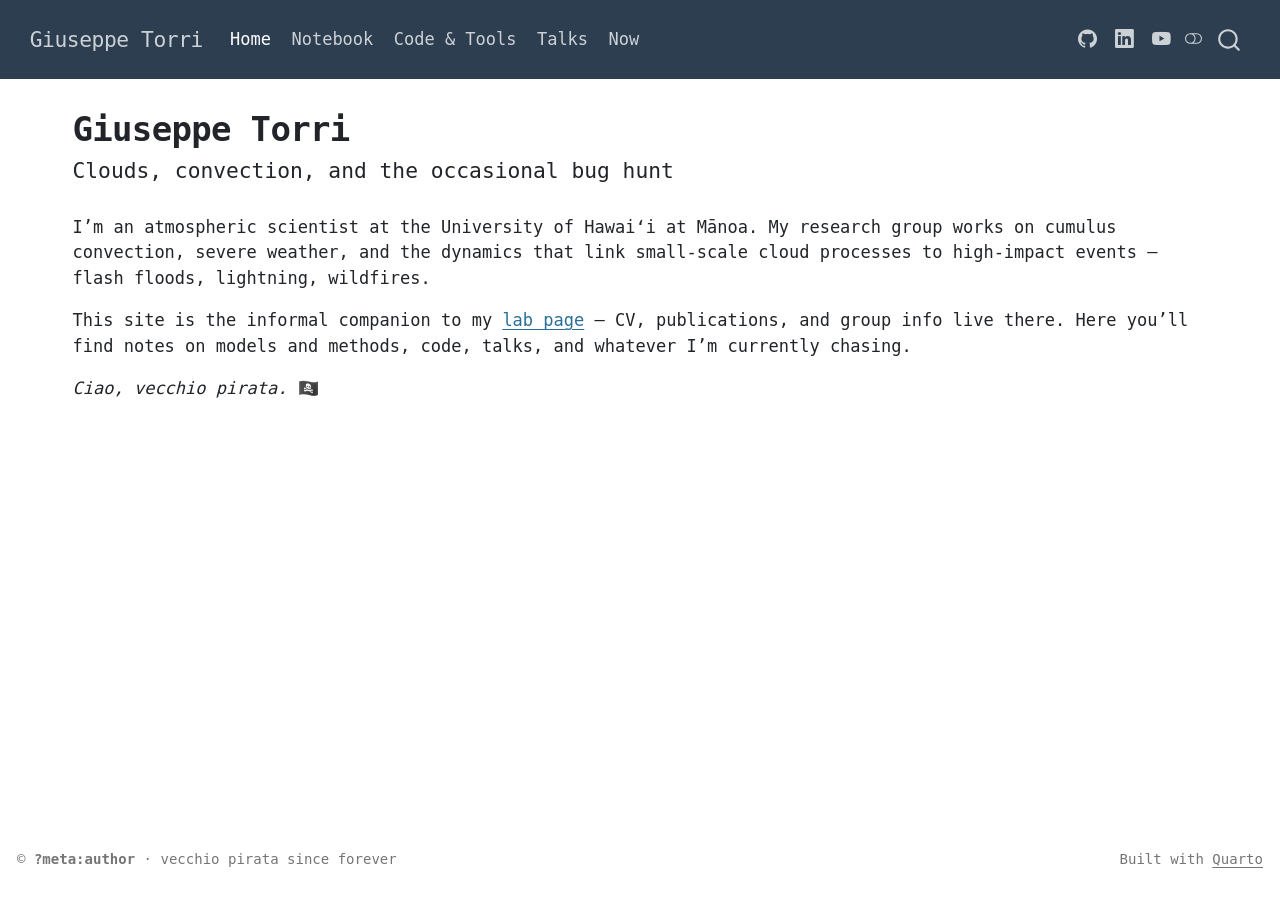
<file: docs/index.html>
<!DOCTYPE html>
<html xmlns="http://www.w3.org/1999/xhtml" lang="en" xml:lang="en"><head>

<meta charset="utf-8">
<meta name="generator" content="quarto-1.10.18">

<meta name="viewport" content="width=device-width, initial-scale=1.0, user-scalable=yes">


<title>Giuseppe Torri</title>
<style>
/* Default styles provided by pandoc.
** See https://pandoc.org/MANUAL.html#variables-for-html for config info.
*/
span.smallcaps{font-variant: small-caps;}
div.columns{display: flex; gap: 1.5em;}
div.column{flex: auto;}
@media screen {
div.columns{gap: min(4vw, 1.5em);}
div.column{overflow-x: auto;}
}
div.hanging-indent{margin-left: 1.5em; text-indent: -1.5em;}
ul.task-list{list-style: none;}
ul.task-list li input[type="checkbox"] {
  width: 0.8em;
  margin: 0 0.8em 0.2em -1em; /* quarto-specific, see https://github.com/quarto-dev/quarto-cli/issues/4556 */ 
  vertical-align: middle;
}
</style>


<script src="site_libs/quarto-nav/quarto-nav.js"></script>
<script src="site_libs/quarto-nav/headroom.min.js"></script>
<script src="site_libs/clipboard/clipboard.min.js"></script>
<script src="site_libs/quarto-search/autocomplete.umd.js"></script>
<script src="site_libs/quarto-search/fuse.min.js"></script>
<script src="site_libs/quarto-search/quarto-search.js"></script>
<meta name="quarto:offset" content="./">
<script src="site_libs/quarto-html/quarto.js" type="module"></script>
<script src="site_libs/quarto-html/tabsets/tabsets.js" type="module"></script>
<script src="site_libs/quarto-html/popper.min.js"></script>
<script src="site_libs/quarto-html/tippy.umd.min.js"></script>
<script src="site_libs/quarto-html/anchor.min.js"></script>
<link href="site_libs/quarto-html/tippy.css" rel="stylesheet">
<link href="site_libs/quarto-html/quarto-syntax-highlighting-66beee71ec74b20302a69fdd41e3e12d.css" rel="stylesheet" class="quarto-color-scheme" id="quarto-text-highlighting-styles">
<link href="site_libs/quarto-html/quarto-syntax-highlighting-dark-f4358029204d222ba43077c65a6645b0.css" rel="stylesheet" class="quarto-color-scheme quarto-color-alternate" id="quarto-text-highlighting-styles">
<link href="site_libs/quarto-html/quarto-syntax-highlighting-66beee71ec74b20302a69fdd41e3e12d.css" rel="stylesheet" class="quarto-color-scheme-extra" id="quarto-text-highlighting-styles">
<script src="site_libs/bootstrap/bootstrap.min.js"></script>
<link href="site_libs/bootstrap/bootstrap-icons.css" rel="stylesheet">
<link href="site_libs/bootstrap/bootstrap-24e9ccdbee3c882b10d58a7c13ed45d8.min.css" rel="stylesheet" append-hash="true" class="quarto-color-scheme" id="quarto-bootstrap" data-mode="light">
<link href="site_libs/bootstrap/bootstrap-dark-c8458af37c61f609abc9eca6ab91d4de.min.css" rel="stylesheet" append-hash="true" class="quarto-color-scheme quarto-color-alternate" id="quarto-bootstrap" data-mode="dark">
<link href="site_libs/bootstrap/bootstrap-24e9ccdbee3c882b10d58a7c13ed45d8.min.css" rel="stylesheet" append-hash="true" class="quarto-color-scheme-extra" id="quarto-bootstrap" data-mode="light">
<script id="quarto-search-options" type="application/json">{
  "location": "navbar",
  "copy-button": false,
  "collapse-after": 3,
  "panel-placement": "end",
  "type": "overlay",
  "limit": 50,
  "keyboard-shortcut": [
    "f",
    "/",
    "s"
  ],
  "show-item-context": false,
  "language": {
    "search-no-results-text": "No results",
    "search-matching-documents-text": "matching documents",
    "search-copy-link-title": "Copy link to search",
    "search-hide-matches-text": "Hide additional matches",
    "search-more-match-text": "more match in this document",
    "search-more-matches-text": "more matches in this document",
    "search-clear-button-title": "Clear",
    "search-text-placeholder": "",
    "search-detached-cancel-button-title": "Cancel",
    "search-submit-button-title": "Submit",
    "search-label": "Search"
  }
}</script>


<link rel="stylesheet" href="styles.css">
</head>

<body class="nav-fixed quarto-light"><script id="quarto-html-before-body" type="application/javascript">
    const toggleBodyColorMode = (bsSheetEl) => {
      const mode = bsSheetEl.getAttribute("data-mode");
      const bodyEl = window.document.querySelector("body");
      if (mode === "dark") {
        bodyEl.classList.add("quarto-dark");
        bodyEl.classList.remove("quarto-light");
      } else {
        bodyEl.classList.add("quarto-light");
        bodyEl.classList.remove("quarto-dark");
      }
    }
    const toggleBodyColorPrimary = () => {
      const bsSheetEl = window.document.querySelector("link#quarto-bootstrap:not([rel=disabled-stylesheet])");
      if (bsSheetEl) {
        toggleBodyColorMode(bsSheetEl);
      }
    }
    const setColorSchemeToggle = (alternate) => {
      const toggles = window.document.querySelectorAll('.quarto-color-scheme-toggle');
      for (let i=0; i < toggles.length; i++) {
        const toggle = toggles[i];
        if (toggle) {
          if (alternate) {
            toggle.classList.add("alternate");
          } else {
            toggle.classList.remove("alternate");
          }
        }
      }
    };
    const toggleColorMode = (alternate) => {
      // Switch the stylesheets
      const primaryStylesheets = window.document.querySelectorAll('link.quarto-color-scheme:not(.quarto-color-alternate)');
      const alternateStylesheets = window.document.querySelectorAll('link.quarto-color-scheme.quarto-color-alternate');
      manageTransitions('#quarto-margin-sidebar .nav-link', false);
      if (alternate) {
        // note: dark is layered on light, we don't disable primary!
        enableStylesheet(alternateStylesheets);
        for (const sheetNode of alternateStylesheets) {
          if (sheetNode.id === "quarto-bootstrap") {
            toggleBodyColorMode(sheetNode);
          }
        }
      } else {
        disableStylesheet(alternateStylesheets);
        enableStylesheet(primaryStylesheets)
        toggleBodyColorPrimary();
      }
      manageTransitions('#quarto-margin-sidebar .nav-link', true);
      // Switch the toggles
      setColorSchemeToggle(alternate)
      // Hack to workaround the fact that safari doesn't
      // properly recolor the scrollbar when toggling (#1455)
      if (navigator.userAgent.indexOf('Safari') > 0 && navigator.userAgent.indexOf('Chrome') == -1) {
        manageTransitions("body", false);
        window.scrollTo(0, 1);
        setTimeout(() => {
          window.scrollTo(0, 0);
          manageTransitions("body", true);
        }, 40);
      }
    }
    const disableStylesheet = (stylesheets) => {
      for (let i=0; i < stylesheets.length; i++) {
        const stylesheet = stylesheets[i];
        stylesheet.rel = 'disabled-stylesheet';
      }
    }
    const enableStylesheet = (stylesheets) => {
      for (let i=0; i < stylesheets.length; i++) {
        const stylesheet = stylesheets[i];
        if(stylesheet.rel !== 'stylesheet') { // for Chrome, which will still FOUC without this check
          stylesheet.rel = 'stylesheet';
        }
      }
    }
    const manageTransitions = (selector, allowTransitions) => {
      const els = window.document.querySelectorAll(selector);
      for (let i=0; i < els.length; i++) {
        const el = els[i];
        if (allowTransitions) {
          el.classList.remove('notransition');
        } else {
          el.classList.add('notransition');
        }
      }
    }
    const isFileUrl = () => {
      return window.location.protocol === 'file:';
    }
    const hasAlternateSentinel = () => {
      let styleSentinel = getColorSchemeSentinel();
      if (styleSentinel !== null) {
        return styleSentinel === "alternate";
      } else {
        return false;
      }
    }
    const setStyleSentinel = (alternate) => {
      const value = alternate ? "alternate" : "default";
      if (!isFileUrl()) {
        window.localStorage.setItem("quarto-color-scheme", value);
      } else {
        localAlternateSentinel = value;
      }
    }
    const getColorSchemeSentinel = () => {
      if (!isFileUrl()) {
        const storageValue = window.localStorage.getItem("quarto-color-scheme");
        return storageValue != null ? storageValue : localAlternateSentinel;
      } else {
        return localAlternateSentinel;
      }
    }
    const toggleGiscusIfUsed = (isAlternate, darkModeDefault) => {
      const baseTheme = document.querySelector('#giscus-base-theme')?.value ?? 'light';
      const alternateTheme = document.querySelector('#giscus-alt-theme')?.value ?? 'dark';
      let newTheme = '';
      if(authorPrefersDark) {
        newTheme = isAlternate ? baseTheme : alternateTheme;
      } else {
        newTheme = isAlternate ? alternateTheme : baseTheme;
      }
      const changeGiscusTheme = () => {
        // From: https://github.com/giscus/giscus/issues/336
        const sendMessage = (message) => {
          const iframe = document.querySelector('iframe.giscus-frame');
          if (!iframe) return;
          iframe.contentWindow.postMessage({ giscus: message }, 'https://giscus.app');
        }
        sendMessage({
          setConfig: {
            theme: newTheme
          }
        });
      }
      const isGiscussLoaded = window.document.querySelector('iframe.giscus-frame') !== null;
      if (isGiscussLoaded) {
        changeGiscusTheme();
      }
    };
    const authorPrefersDark = false;
    const darkModeDefault = authorPrefersDark;
      document.querySelector('link#quarto-text-highlighting-styles.quarto-color-scheme-extra').rel = 'disabled-stylesheet';
      document.querySelector('link#quarto-bootstrap.quarto-color-scheme-extra').rel = 'disabled-stylesheet';
    let localAlternateSentinel = darkModeDefault ? 'alternate' : 'default';
    // Dark / light mode switch
    window.quartoToggleColorScheme = () => {
      // Read the current dark / light value
      let toAlternate = !hasAlternateSentinel();
      toggleColorMode(toAlternate);
      setStyleSentinel(toAlternate);
      toggleGiscusIfUsed(toAlternate, darkModeDefault);
      window.dispatchEvent(new Event('resize'));
    };
    // Switch to dark mode if need be
    if (hasAlternateSentinel()) {
      toggleColorMode(true);
    } else {
      toggleColorMode(false);
    }
  </script>

<div id="quarto-search-results"></div>
  <header id="quarto-header" class="headroom fixed-top">
    <nav class="navbar navbar-expand-lg " data-bs-theme="dark">
      <div class="navbar-container container-fluid">
      <div class="navbar-brand-container mx-auto">
    <a class="navbar-brand" href="./index.html">
    <span class="navbar-title">Giuseppe Torri</span>
    </a>
  </div>
            <div id="quarto-search" class="" title="Search"></div>
          <button class="navbar-toggler" type="button" data-bs-toggle="collapse" data-bs-target="#navbarCollapse" aria-controls="navbarCollapse" role="menu" aria-expanded="false" aria-label="Toggle navigation" onclick="if (window.quartoToggleHeadroom) { window.quartoToggleHeadroom(); }">
  <span class="navbar-toggler-icon"></span>
</button>
          <div class="collapse navbar-collapse" id="navbarCollapse">
            <ul class="navbar-nav navbar-nav-scroll me-auto">
  <li class="nav-item">
    <a class="nav-link active" href="./index.html" aria-current="page"> 
<span class="menu-text">Home</span></a>
  </li>  
  <li class="nav-item">
    <a class="nav-link" href="./notebook.html"> 
<span class="menu-text">Notebook</span></a>
  </li>  
  <li class="nav-item">
    <a class="nav-link" href="./code.html"> 
<span class="menu-text">Code &amp; Tools</span></a>
  </li>  
  <li class="nav-item">
    <a class="nav-link" href="./talks.html"> 
<span class="menu-text">Talks</span></a>
  </li>  
  <li class="nav-item">
    <a class="nav-link" href="./now.html"> 
<span class="menu-text">Now</span></a>
  </li>  
</ul>
            <ul class="navbar-nav navbar-nav-scroll ms-auto">
  <li class="nav-item compact">
    <a class="nav-link" href="https://github.com/gtorri"> <i class="bi bi-github" role="img">
</i> 
<span class="menu-text"></span></a>
  </li>  
  <li class="nav-item compact">
    <a class="nav-link" href="https://www.linkedin.com/in/gtorri/"> <i class="bi bi-linkedin" role="img">
</i> 
<span class="menu-text"></span></a>
  </li>  
  <li class="nav-item compact">
    <a class="nav-link" href="https://www.youtube.com/@gtorri"> <i class="bi bi-youtube" role="img">
</i> 
<span class="menu-text"></span></a>
  </li>  
</ul>
          </div> <!-- /navcollapse -->
            <div class="quarto-navbar-tools">
  <a href="" class="quarto-color-scheme-toggle quarto-navigation-tool  px-1" onclick="window.quartoToggleColorScheme(); return false;" title="Toggle dark mode"><i class="bi"></i></a>
</div>
      </div> <!-- /container-fluid -->
    </nav>
</header>
<!-- content -->
<div id="quarto-content" class="quarto-container page-columns page-rows-contents page-layout-full page-navbar">
<!-- sidebar -->
<!-- margin-sidebar -->
    
<!-- main -->
<main class="content column-page" id="quarto-document-content">


<header id="title-block-header" class="quarto-title-block default">
<div class="quarto-title">
<h1 class="title">Giuseppe Torri</h1>
<p class="subtitle lead">Clouds, convection, and the occasional bug hunt</p>
</div>



<div class="quarto-title-meta column-page">

    
  
    
  </div>
  


</header>


<p>I’m an atmospheric scientist at the University of Hawaiʻi at Mānoa. My research group works on cumulus convection, severe weather, and the dynamics that link small-scale cloud processes to high-impact events — flash floods, lightning, wildfires.</p>
<p>This site is the informal companion to my <a href="https://giuseppetorri.com">lab page</a> — CV, publications, and group info live there. Here you’ll find notes on models and methods, code, talks, and whatever I’m currently chasing.</p>
<p><em>Ciao, vecchio pirata.</em> 🏴‍☠️</p>



</main> <!-- /main -->
<script id="quarto-html-after-body" type="application/javascript">
  window.document.addEventListener("DOMContentLoaded", function (event) {
    // Ensure there is a toggle, if there isn't float one in the top right
    if (window.document.querySelector('.quarto-color-scheme-toggle') === null) {
      const a = window.document.createElement('a');
      a.classList.add('top-right');
      a.classList.add('quarto-color-scheme-toggle');
      a.href = "";
      a.onclick = function() { try { window.quartoToggleColorScheme(); } catch {} return false; };
      const i = window.document.createElement("i");
      i.classList.add('bi');
      a.appendChild(i);
      window.document.body.appendChild(a);
    }
    setColorSchemeToggle(hasAlternateSentinel())
    const icon = "";
    const anchorJS = new window.AnchorJS();
    anchorJS.options = {
      placement: 'right',
      icon: icon
    };
    anchorJS.add('.anchored');
    const isCodeAnnotation = (el) => {
      for (const clz of el.classList) {
        if (clz.startsWith('code-annotation-')) {                     
          return true;
        }
      }
      return false;
    }
    const onCopySuccess = function(e) {
      // button target
      const button = e.trigger;
      // don't keep focus
      button.blur();
      // flash "checked"
      button.classList.add('code-copy-button-checked');
      var currentTitle = button.getAttribute("title");
      button.setAttribute("title", "Copied!");
      let tooltip;
      if (window.bootstrap) {
        button.setAttribute("data-bs-toggle", "tooltip");
        button.setAttribute("data-bs-placement", "left");
        button.setAttribute("data-bs-title", "Copied!");
        tooltip = new bootstrap.Tooltip(button, 
          { trigger: "manual", 
            customClass: "code-copy-button-tooltip",
            offset: [0, -8]});
        tooltip.show();    
      }
      setTimeout(function() {
        if (tooltip) {
          tooltip.hide();
          button.removeAttribute("data-bs-title");
          button.removeAttribute("data-bs-toggle");
          button.removeAttribute("data-bs-placement");
        }
        button.setAttribute("title", currentTitle);
        button.classList.remove('code-copy-button-checked');
      }, 1000);
      // clear code selection
      e.clearSelection();
    }
    const getTextToCopy = function(trigger) {
      const outerScaffold = trigger.parentElement.cloneNode(true);
      const codeEl = outerScaffold.querySelector('code');
      for (const childEl of codeEl.children) {
        if (isCodeAnnotation(childEl)) {
          childEl.remove();
        }
      }
      return codeEl.innerText;
    }
    const clipboard = new window.ClipboardJS('.code-copy-button:not([data-in-quarto-modal])', {
      text: getTextToCopy
    });
    clipboard.on('success', onCopySuccess);
    if (window.document.getElementById('quarto-embedded-source-code-modal')) {
      const clipboardModal = new window.ClipboardJS('.code-copy-button[data-in-quarto-modal]', {
        text: getTextToCopy,
        container: window.document.getElementById('quarto-embedded-source-code-modal')
      });
      clipboardModal.on('success', onCopySuccess);
    }
      var localhostRegex = new RegExp(/^(?:http|https):\/\/localhost\:?[0-9]*\//);
      var mailtoRegex = new RegExp(/^mailto:/);
        var filterRegex = new RegExp("https:\/\/gtorri\.github\.io");
      var isInternal = (href) => {
          return filterRegex.test(href) || localhostRegex.test(href) || mailtoRegex.test(href);
      }
      // Inspect non-navigation links and adorn them if external
     var links = window.document.querySelectorAll('a[href]:not(.nav-link):not(.navbar-brand):not(.toc-action):not(.sidebar-link):not(.sidebar-item-toggle):not(.pagination-link):not(.no-external):not([aria-hidden]):not(.dropdown-item):not(.quarto-navigation-tool):not(.about-link)');
      for (var i=0; i<links.length; i++) {
        const link = links[i];
        if (!isInternal(link.href)) {
          // undo the damage that might have been done by quarto-nav.js in the case of
          // links that we want to consider external
          if (link.dataset.originalHref !== undefined) {
            link.href = link.dataset.originalHref;
          }
        }
      }
    function tippyHover(el, contentFn, onTriggerFn, onUntriggerFn) {
      const config = {
        allowHTML: true,
        maxWidth: 500,
        delay: 100,
        arrow: false,
        appendTo: function(el) {
            return el.parentElement;
        },
        interactive: true,
        interactiveBorder: 10,
        theme: 'quarto',
        placement: 'bottom-start',
      };
      if (contentFn) {
        config.content = contentFn;
      }
      if (onTriggerFn) {
        config.onTrigger = onTriggerFn;
      }
      if (onUntriggerFn) {
        config.onUntrigger = onUntriggerFn;
      }
      window.tippy(el, config); 
    }
    const noterefs = window.document.querySelectorAll('a[role="doc-noteref"]');
    for (var i=0; i<noterefs.length; i++) {
      const ref = noterefs[i];
      tippyHover(ref, function() {
        // use id or data attribute instead here
        let href = ref.getAttribute('data-footnote-href') || ref.getAttribute('href');
        try { href = new URL(href).hash; } catch {}
        const id = href.replace(/^#\/?/, "");
        const note = window.document.getElementById(id);
        if (note) {
          return note.innerHTML;
        } else {
          return "";
        }
      });
    }
    const xrefs = window.document.querySelectorAll('a.quarto-xref');
    const processXRef = (id, note) => {
      // Strip column container classes
      const stripColumnClz = (el) => {
        el.classList.remove("page-full", "page-columns");
        if (el.children) {
          for (const child of el.children) {
            stripColumnClz(child);
          }
        }
      }
      stripColumnClz(note)
      if (id === null || id.startsWith('sec-')) {
        // Special case sections, only their first couple elements
        const container = document.createElement("div");
        if (note.children && note.children.length > 2) {
          container.appendChild(note.children[0].cloneNode(true));
          for (let i = 1; i < note.children.length; i++) {
            const child = note.children[i];
            if (child.tagName === "P" && child.innerText === "") {
              continue;
            } else {
              container.appendChild(child.cloneNode(true));
              break;
            }
          }
          if (window.Quarto?.typesetMath) {
            window.Quarto.typesetMath(container);
          }
          return container.innerHTML
        } else {
          if (window.Quarto?.typesetMath) {
            window.Quarto.typesetMath(note);
          }
          return note.innerHTML;
        }
      } else {
        // Remove any anchor links if they are present
        const anchorLink = note.querySelector('a.anchorjs-link');
        if (anchorLink) {
          anchorLink.remove();
        }
        if (window.Quarto?.typesetMath) {
          window.Quarto.typesetMath(note);
        }
        if (note.classList.contains("callout")) {
          return note.outerHTML;
        } else {
          return note.innerHTML;
        }
      }
    }
    for (var i=0; i<xrefs.length; i++) {
      const xref = xrefs[i];
      tippyHover(xref, undefined, function(instance) {
        instance.disable();
        let url = xref.getAttribute('href');
        let hash = undefined; 
        if (url.startsWith('#')) {
          hash = url;
        } else {
          try { hash = new URL(url).hash; } catch {}
        }
        if (hash) {
          const id = hash.replace(/^#\/?/, "");
          const note = window.document.getElementById(id);
          if (note !== null) {
            try {
              const html = processXRef(id, note.cloneNode(true));
              instance.setContent(html);
            } finally {
              instance.enable();
              instance.show();
            }
          } else {
            // See if we can fetch this
            fetch(url.split('#')[0])
            .then(res => res.text())
            .then(html => {
              const parser = new DOMParser();
              const htmlDoc = parser.parseFromString(html, "text/html");
              const note = htmlDoc.getElementById(id);
              if (note !== null) {
                const html = processXRef(id, note);
                instance.setContent(html);
              } 
            }).finally(() => {
              instance.enable();
              instance.show();
            });
          }
        } else {
          // See if we can fetch a full url (with no hash to target)
          // This is a special case and we should probably do some content thinning / targeting
          fetch(url)
          .then(res => res.text())
          .then(html => {
            const parser = new DOMParser();
            const htmlDoc = parser.parseFromString(html, "text/html");
            const note = htmlDoc.querySelector('main.content');
            if (note !== null) {
              // This should only happen for chapter cross references
              // (since there is no id in the URL)
              // remove the first header
              if (note.children.length > 0 && note.children[0].tagName === "HEADER") {
                note.children[0].remove();
              }
              const html = processXRef(null, note);
              instance.setContent(html);
            } 
          }).finally(() => {
            instance.enable();
            instance.show();
          });
        }
      }, function(instance) {
      });
    }
        let selectedAnnoteEl;
        const selectorForAnnotation = ( cell, annotation) => {
          let cellAttr = 'data-code-cell="' + cell + '"';
          let lineAttr = 'data-code-annotation="' +  annotation + '"';
          const selector = 'span[' + cellAttr + '][' + lineAttr + ']';
          return selector;
        }
        const selectCodeLines = (annoteEl) => {
          const doc = window.document;
          const targetCell = annoteEl.getAttribute("data-target-cell");
          const targetAnnotation = annoteEl.getAttribute("data-target-annotation");
          const annoteSpan = window.document.querySelector(selectorForAnnotation(targetCell, targetAnnotation));
          const lines = annoteSpan.getAttribute("data-code-lines").split(",");
          const lineIds = lines.map((line) => {
            return targetCell + "-" + line;
          })
          let top = null;
          let height = null;
          let parent = null;
          if (lineIds.length > 0) {
              //compute the position of the single el (top and bottom and make a div)
              const el = window.document.getElementById(lineIds[0]);
              top = el.offsetTop;
              height = el.offsetHeight;
              parent = el.parentElement.parentElement;
            if (lineIds.length > 1) {
              const lastEl = window.document.getElementById(lineIds[lineIds.length - 1]);
              const bottom = lastEl.offsetTop + lastEl.offsetHeight;
              height = bottom - top;
            }
            if (top !== null && height !== null && parent !== null) {
              // cook up a div (if necessary) and position it 
              let div = window.document.getElementById("code-annotation-line-highlight");
              if (div === null) {
                div = window.document.createElement("div");
                div.setAttribute("id", "code-annotation-line-highlight");
                div.style.position = 'absolute';
                parent.appendChild(div);
              }
              div.style.top = top - 2 + "px";
              div.style.height = height + 4 + "px";
              div.style.left = 0;
              let gutterDiv = window.document.getElementById("code-annotation-line-highlight-gutter");
              if (gutterDiv === null) {
                gutterDiv = window.document.createElement("div");
                gutterDiv.setAttribute("id", "code-annotation-line-highlight-gutter");
                gutterDiv.style.position = 'absolute';
                const codeCell = window.document.getElementById(targetCell);
                const gutter = codeCell.querySelector('.code-annotation-gutter');
                gutter.appendChild(gutterDiv);
              }
              gutterDiv.style.top = top - 2 + "px";
              gutterDiv.style.height = height + 4 + "px";
            }
            selectedAnnoteEl = annoteEl;
          }
        };
        const unselectCodeLines = () => {
          const elementsIds = ["code-annotation-line-highlight", "code-annotation-line-highlight-gutter"];
          elementsIds.forEach((elId) => {
            const div = window.document.getElementById(elId);
            if (div) {
              div.remove();
            }
          });
          selectedAnnoteEl = undefined;
        };
          // Handle positioning of the toggle
      window.addEventListener(
        "resize",
        throttle(() => {
          elRect = undefined;
          if (selectedAnnoteEl) {
            selectCodeLines(selectedAnnoteEl);
          }
        }, 10)
      );
      function throttle(fn, ms) {
      let throttle = false;
      let timer;
        return (...args) => {
          if(!throttle) { // first call gets through
              fn.apply(this, args);
              throttle = true;
          } else { // all the others get throttled
              if(timer) clearTimeout(timer); // cancel #2
              timer = setTimeout(() => {
                fn.apply(this, args);
                timer = throttle = false;
              }, ms);
          }
        };
      }
        // Attach click handler to the DT
        const annoteDls = window.document.querySelectorAll('dt[data-target-cell]');
        for (const annoteDlNode of annoteDls) {
          annoteDlNode.addEventListener('click', (event) => {
            const clickedEl = event.target;
            if (clickedEl !== selectedAnnoteEl) {
              unselectCodeLines();
              const activeEl = window.document.querySelector('dt[data-target-cell].code-annotation-active');
              if (activeEl) {
                activeEl.classList.remove('code-annotation-active');
              }
              selectCodeLines(clickedEl);
              clickedEl.classList.add('code-annotation-active');
            } else {
              // Unselect the line
              unselectCodeLines();
              clickedEl.classList.remove('code-annotation-active');
            }
          });
        }
    const findCites = (el) => {
      const parentEl = el.parentElement;
      if (parentEl) {
        const cites = parentEl.dataset.cites;
        if (cites) {
          return {
            el,
            cites: cites.split(' ')
          };
        } else {
          return findCites(el.parentElement)
        }
      } else {
        return undefined;
      }
    };
    var bibliorefs = window.document.querySelectorAll('a[role="doc-biblioref"]');
    for (var i=0; i<bibliorefs.length; i++) {
      const ref = bibliorefs[i];
      const citeInfo = findCites(ref);
      if (citeInfo) {
        tippyHover(citeInfo.el, function() {
          var popup = window.document.createElement('div');
          citeInfo.cites.forEach(function(cite) {
            var citeDiv = window.document.createElement('div');
            citeDiv.classList.add('hanging-indent');
            citeDiv.classList.add('csl-entry');
            var biblioDiv = window.document.getElementById('ref-' + cite);
            if (biblioDiv) {
              citeDiv.innerHTML = biblioDiv.innerHTML;
            }
            popup.appendChild(citeDiv);
          });
          return popup.innerHTML;
        });
      }
    }
  });
  </script>
</div> <!-- /content -->
<footer class="footer">
  <div class="nav-footer">
    <div class="nav-footer-left">
<p>© <strong>?meta:author</strong> · vecchio pirata since forever</p>
</div>   
    <div class="nav-footer-center">
      &nbsp;
    </div>
    <div class="nav-footer-right">
<p>Built with <a href="https://quarto.org">Quarto</a></p>
</div>
  </div>
</footer>




</body></html>
</file>
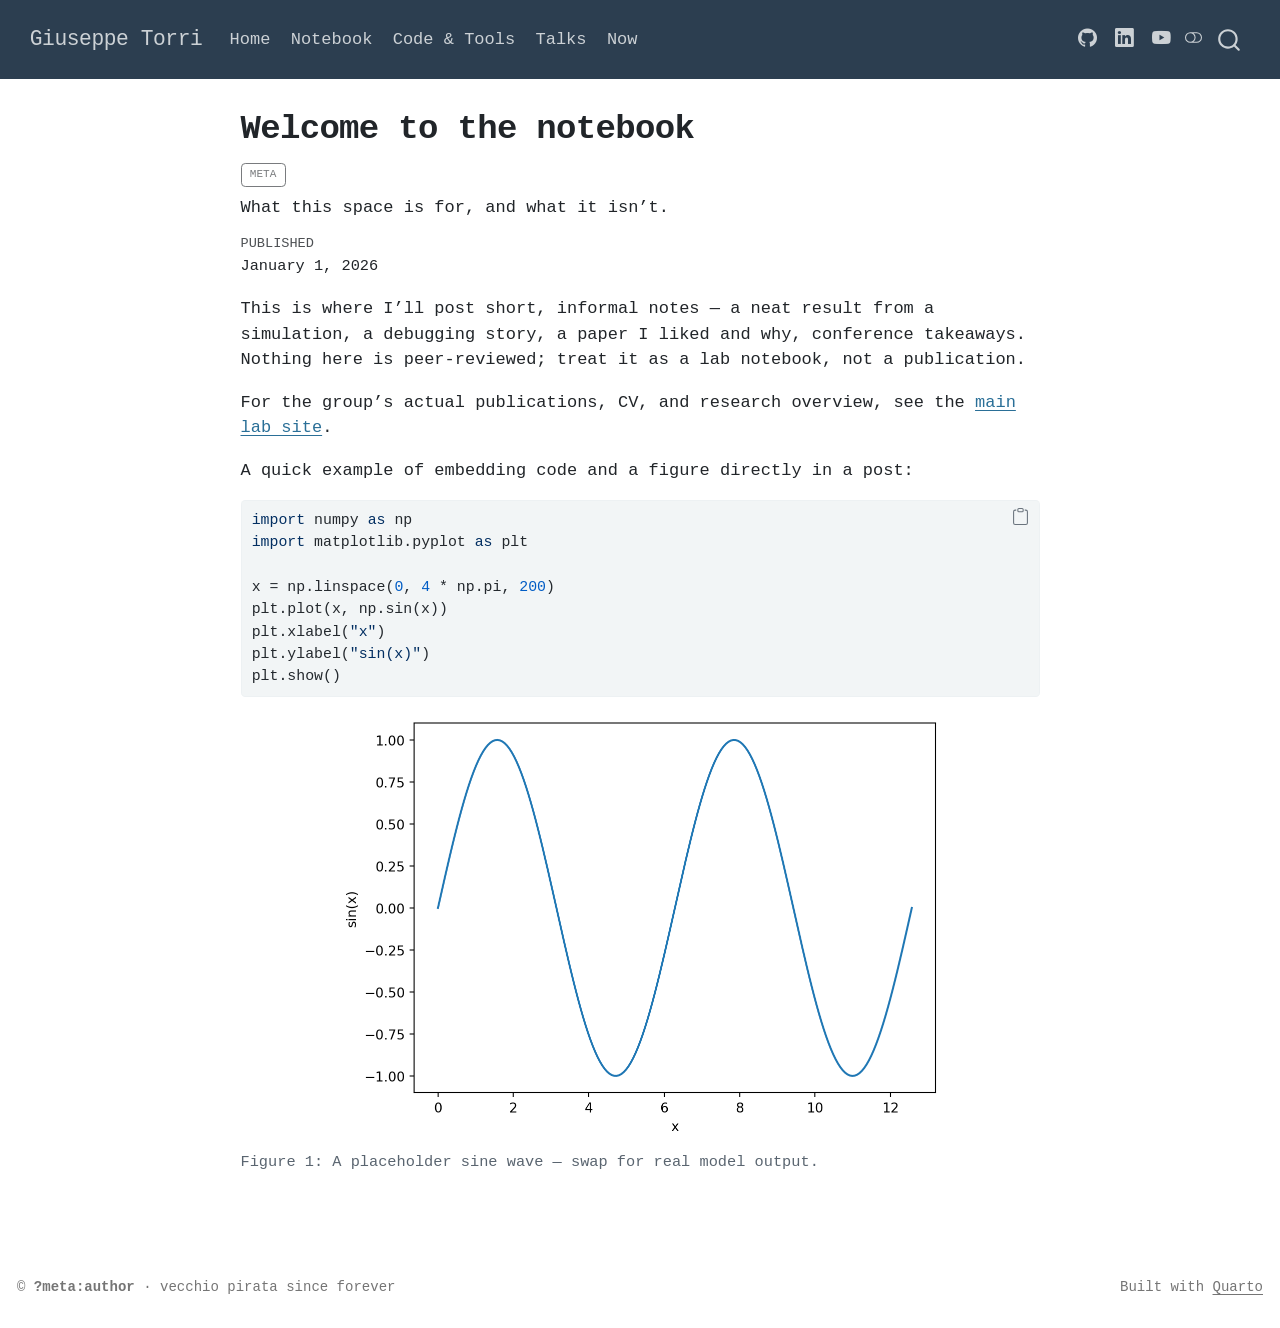
<file: docs/posts/2026-01-01-welcome/index.html>
<!DOCTYPE html>
<html xmlns="http://www.w3.org/1999/xhtml" lang="en" xml:lang="en"><head>

<meta charset="utf-8">
<meta name="generator" content="quarto-1.10.18">

<meta name="viewport" content="width=device-width, initial-scale=1.0, user-scalable=yes">

<meta name="dcterms.date" content="2026-01-01">
<meta name="description" content="What this space is for, and what it isn’t.">

<title>Welcome to the notebook – Giuseppe Torri</title>
<style>
/* Default styles provided by pandoc.
** See https://pandoc.org/MANUAL.html#variables-for-html for config info.
*/
span.smallcaps{font-variant: small-caps;}
div.columns{display: flex; gap: 1.5em;}
div.column{flex: auto;}
@media screen {
div.columns{gap: min(4vw, 1.5em);}
div.column{overflow-x: auto;}
}
div.hanging-indent{margin-left: 1.5em; text-indent: -1.5em;}
ul.task-list{list-style: none;}
ul.task-list li input[type="checkbox"] {
  width: 0.8em;
  margin: 0 0.8em 0.2em -1em; /* quarto-specific, see https://github.com/quarto-dev/quarto-cli/issues/4556 */ 
  vertical-align: middle;
}
/* CSS for syntax highlighting */
html { -webkit-text-size-adjust: 100%; }
pre > code.sourceCode { white-space: pre; position: relative; }
pre > code.sourceCode > span { display: inline-block; line-height: 1.25; }
pre > code.sourceCode > span:empty { height: 1.2em; }
.sourceCode { overflow: visible; }
code.sourceCode > span { color: inherit; text-decoration: inherit; }
div.sourceCode { margin: 1em 0; }
pre.sourceCode { margin: 0; }
@media screen {
div.sourceCode { overflow: auto; }
}
@media print {
pre > code.sourceCode { white-space: pre-wrap; }
pre > code.sourceCode > span { text-indent: -5em; padding-left: 5em; }
}
pre.numberSource code
  { counter-reset: source-line 0; }
pre.numberSource code > span
  { position: relative; left: -4em; counter-increment: source-line; }
pre.numberSource code > span > a:first-child::before
  { content: counter(source-line);
    position: relative; left: -1em; text-align: right; vertical-align: baseline;
    border: none; display: inline-block;
    -webkit-touch-callout: none; -webkit-user-select: none;
    -khtml-user-select: none; -moz-user-select: none;
    -ms-user-select: none; user-select: none;
    padding: 0 4px; width: 4em;
  }
pre.numberSource { margin-left: 3em;  padding-left: 4px; }
div.sourceCode
  {   }
@media screen {
pre > code.sourceCode > span > a:first-child::before { text-decoration: underline; }
}
</style>


<script src="../../site_libs/quarto-nav/quarto-nav.js"></script>
<script src="../../site_libs/quarto-nav/headroom.min.js"></script>
<script src="../../site_libs/clipboard/clipboard.min.js"></script>
<script src="../../site_libs/quarto-search/autocomplete.umd.js"></script>
<script src="../../site_libs/quarto-search/fuse.min.js"></script>
<script src="../../site_libs/quarto-search/quarto-search.js"></script>
<meta name="quarto:offset" content="../../">
<script src="../../site_libs/quarto-html/quarto.js" type="module"></script>
<script src="../../site_libs/quarto-html/tabsets/tabsets.js" type="module"></script>
<script src="../../site_libs/quarto-html/popper.min.js"></script>
<script src="../../site_libs/quarto-html/tippy.umd.min.js"></script>
<script src="../../site_libs/quarto-html/anchor.min.js"></script>
<link href="../../site_libs/quarto-html/tippy.css" rel="stylesheet">
<link href="../../site_libs/quarto-html/quarto-syntax-highlighting-66beee71ec74b20302a69fdd41e3e12d.css" rel="stylesheet" class="quarto-color-scheme" id="quarto-text-highlighting-styles">
<link href="../../site_libs/quarto-html/quarto-syntax-highlighting-dark-f4358029204d222ba43077c65a6645b0.css" rel="stylesheet" class="quarto-color-scheme quarto-color-alternate" id="quarto-text-highlighting-styles">
<link href="../../site_libs/quarto-html/quarto-syntax-highlighting-66beee71ec74b20302a69fdd41e3e12d.css" rel="stylesheet" class="quarto-color-scheme-extra" id="quarto-text-highlighting-styles">
<script src="../../site_libs/bootstrap/bootstrap.min.js"></script>
<link href="../../site_libs/bootstrap/bootstrap-icons.css" rel="stylesheet">
<link href="../../site_libs/bootstrap/bootstrap-24e9ccdbee3c882b10d58a7c13ed45d8.min.css" rel="stylesheet" append-hash="true" class="quarto-color-scheme" id="quarto-bootstrap" data-mode="light">
<link href="../../site_libs/bootstrap/bootstrap-dark-c8458af37c61f609abc9eca6ab91d4de.min.css" rel="stylesheet" append-hash="true" class="quarto-color-scheme quarto-color-alternate" id="quarto-bootstrap" data-mode="dark">
<link href="../../site_libs/bootstrap/bootstrap-24e9ccdbee3c882b10d58a7c13ed45d8.min.css" rel="stylesheet" append-hash="true" class="quarto-color-scheme-extra" id="quarto-bootstrap" data-mode="light">
<script id="quarto-search-options" type="application/json">{
  "location": "navbar",
  "copy-button": false,
  "collapse-after": 3,
  "panel-placement": "end",
  "type": "overlay",
  "limit": 50,
  "keyboard-shortcut": [
    "f",
    "/",
    "s"
  ],
  "show-item-context": false,
  "language": {
    "search-no-results-text": "No results",
    "search-matching-documents-text": "matching documents",
    "search-copy-link-title": "Copy link to search",
    "search-hide-matches-text": "Hide additional matches",
    "search-more-match-text": "more match in this document",
    "search-more-matches-text": "more matches in this document",
    "search-clear-button-title": "Clear",
    "search-text-placeholder": "",
    "search-detached-cancel-button-title": "Cancel",
    "search-submit-button-title": "Submit",
    "search-label": "Search"
  }
}</script>


<link rel="stylesheet" href="../../styles.css">
</head>

<body class="nav-fixed fullcontent quarto-light"><script id="quarto-html-before-body" type="application/javascript">
    const toggleBodyColorMode = (bsSheetEl) => {
      const mode = bsSheetEl.getAttribute("data-mode");
      const bodyEl = window.document.querySelector("body");
      if (mode === "dark") {
        bodyEl.classList.add("quarto-dark");
        bodyEl.classList.remove("quarto-light");
      } else {
        bodyEl.classList.add("quarto-light");
        bodyEl.classList.remove("quarto-dark");
      }
    }
    const toggleBodyColorPrimary = () => {
      const bsSheetEl = window.document.querySelector("link#quarto-bootstrap:not([rel=disabled-stylesheet])");
      if (bsSheetEl) {
        toggleBodyColorMode(bsSheetEl);
      }
    }
    const setColorSchemeToggle = (alternate) => {
      const toggles = window.document.querySelectorAll('.quarto-color-scheme-toggle');
      for (let i=0; i < toggles.length; i++) {
        const toggle = toggles[i];
        if (toggle) {
          if (alternate) {
            toggle.classList.add("alternate");
          } else {
            toggle.classList.remove("alternate");
          }
        }
      }
    };
    const toggleColorMode = (alternate) => {
      // Switch the stylesheets
      const primaryStylesheets = window.document.querySelectorAll('link.quarto-color-scheme:not(.quarto-color-alternate)');
      const alternateStylesheets = window.document.querySelectorAll('link.quarto-color-scheme.quarto-color-alternate');
      manageTransitions('#quarto-margin-sidebar .nav-link', false);
      if (alternate) {
        // note: dark is layered on light, we don't disable primary!
        enableStylesheet(alternateStylesheets);
        for (const sheetNode of alternateStylesheets) {
          if (sheetNode.id === "quarto-bootstrap") {
            toggleBodyColorMode(sheetNode);
          }
        }
      } else {
        disableStylesheet(alternateStylesheets);
        enableStylesheet(primaryStylesheets)
        toggleBodyColorPrimary();
      }
      manageTransitions('#quarto-margin-sidebar .nav-link', true);
      // Switch the toggles
      setColorSchemeToggle(alternate)
      // Hack to workaround the fact that safari doesn't
      // properly recolor the scrollbar when toggling (#1455)
      if (navigator.userAgent.indexOf('Safari') > 0 && navigator.userAgent.indexOf('Chrome') == -1) {
        manageTransitions("body", false);
        window.scrollTo(0, 1);
        setTimeout(() => {
          window.scrollTo(0, 0);
          manageTransitions("body", true);
        }, 40);
      }
    }
    const disableStylesheet = (stylesheets) => {
      for (let i=0; i < stylesheets.length; i++) {
        const stylesheet = stylesheets[i];
        stylesheet.rel = 'disabled-stylesheet';
      }
    }
    const enableStylesheet = (stylesheets) => {
      for (let i=0; i < stylesheets.length; i++) {
        const stylesheet = stylesheets[i];
        if(stylesheet.rel !== 'stylesheet') { // for Chrome, which will still FOUC without this check
          stylesheet.rel = 'stylesheet';
        }
      }
    }
    const manageTransitions = (selector, allowTransitions) => {
      const els = window.document.querySelectorAll(selector);
      for (let i=0; i < els.length; i++) {
        const el = els[i];
        if (allowTransitions) {
          el.classList.remove('notransition');
        } else {
          el.classList.add('notransition');
        }
      }
    }
    const isFileUrl = () => {
      return window.location.protocol === 'file:';
    }
    const hasAlternateSentinel = () => {
      let styleSentinel = getColorSchemeSentinel();
      if (styleSentinel !== null) {
        return styleSentinel === "alternate";
      } else {
        return false;
      }
    }
    const setStyleSentinel = (alternate) => {
      const value = alternate ? "alternate" : "default";
      if (!isFileUrl()) {
        window.localStorage.setItem("quarto-color-scheme", value);
      } else {
        localAlternateSentinel = value;
      }
    }
    const getColorSchemeSentinel = () => {
      if (!isFileUrl()) {
        const storageValue = window.localStorage.getItem("quarto-color-scheme");
        return storageValue != null ? storageValue : localAlternateSentinel;
      } else {
        return localAlternateSentinel;
      }
    }
    const toggleGiscusIfUsed = (isAlternate, darkModeDefault) => {
      const baseTheme = document.querySelector('#giscus-base-theme')?.value ?? 'light';
      const alternateTheme = document.querySelector('#giscus-alt-theme')?.value ?? 'dark';
      let newTheme = '';
      if(authorPrefersDark) {
        newTheme = isAlternate ? baseTheme : alternateTheme;
      } else {
        newTheme = isAlternate ? alternateTheme : baseTheme;
      }
      const changeGiscusTheme = () => {
        // From: https://github.com/giscus/giscus/issues/336
        const sendMessage = (message) => {
          const iframe = document.querySelector('iframe.giscus-frame');
          if (!iframe) return;
          iframe.contentWindow.postMessage({ giscus: message }, 'https://giscus.app');
        }
        sendMessage({
          setConfig: {
            theme: newTheme
          }
        });
      }
      const isGiscussLoaded = window.document.querySelector('iframe.giscus-frame') !== null;
      if (isGiscussLoaded) {
        changeGiscusTheme();
      }
    };
    const authorPrefersDark = false;
    const darkModeDefault = authorPrefersDark;
      document.querySelector('link#quarto-text-highlighting-styles.quarto-color-scheme-extra').rel = 'disabled-stylesheet';
      document.querySelector('link#quarto-bootstrap.quarto-color-scheme-extra').rel = 'disabled-stylesheet';
    let localAlternateSentinel = darkModeDefault ? 'alternate' : 'default';
    // Dark / light mode switch
    window.quartoToggleColorScheme = () => {
      // Read the current dark / light value
      let toAlternate = !hasAlternateSentinel();
      toggleColorMode(toAlternate);
      setStyleSentinel(toAlternate);
      toggleGiscusIfUsed(toAlternate, darkModeDefault);
      window.dispatchEvent(new Event('resize'));
    };
    // Switch to dark mode if need be
    if (hasAlternateSentinel()) {
      toggleColorMode(true);
    } else {
      toggleColorMode(false);
    }
  </script>

<div id="quarto-search-results"></div>
  <header id="quarto-header" class="headroom fixed-top">
    <nav class="navbar navbar-expand-lg " data-bs-theme="dark">
      <div class="navbar-container container-fluid">
      <div class="navbar-brand-container mx-auto">
    <a class="navbar-brand" href="../../index.html">
    <span class="navbar-title">Giuseppe Torri</span>
    </a>
  </div>
            <div id="quarto-search" class="" title="Search"></div>
          <button class="navbar-toggler" type="button" data-bs-toggle="collapse" data-bs-target="#navbarCollapse" aria-controls="navbarCollapse" role="menu" aria-expanded="false" aria-label="Toggle navigation" onclick="if (window.quartoToggleHeadroom) { window.quartoToggleHeadroom(); }">
  <span class="navbar-toggler-icon"></span>
</button>
          <div class="collapse navbar-collapse" id="navbarCollapse">
            <ul class="navbar-nav navbar-nav-scroll me-auto">
  <li class="nav-item">
    <a class="nav-link" href="../../index.html"> 
<span class="menu-text">Home</span></a>
  </li>  
  <li class="nav-item">
    <a class="nav-link" href="../../notebook.html"> 
<span class="menu-text">Notebook</span></a>
  </li>  
  <li class="nav-item">
    <a class="nav-link" href="../../code.html"> 
<span class="menu-text">Code &amp; Tools</span></a>
  </li>  
  <li class="nav-item">
    <a class="nav-link" href="../../talks.html"> 
<span class="menu-text">Talks</span></a>
  </li>  
  <li class="nav-item">
    <a class="nav-link" href="../../now.html"> 
<span class="menu-text">Now</span></a>
  </li>  
</ul>
            <ul class="navbar-nav navbar-nav-scroll ms-auto">
  <li class="nav-item compact">
    <a class="nav-link" href="https://github.com/gtorri"> <i class="bi bi-github" role="img">
</i> 
<span class="menu-text"></span></a>
  </li>  
  <li class="nav-item compact">
    <a class="nav-link" href="https://www.linkedin.com/in/gtorri/"> <i class="bi bi-linkedin" role="img">
</i> 
<span class="menu-text"></span></a>
  </li>  
  <li class="nav-item compact">
    <a class="nav-link" href="https://www.youtube.com/@gtorri"> <i class="bi bi-youtube" role="img">
</i> 
<span class="menu-text"></span></a>
  </li>  
</ul>
          </div> <!-- /navcollapse -->
            <div class="quarto-navbar-tools">
  <a href="" class="quarto-color-scheme-toggle quarto-navigation-tool  px-1" onclick="window.quartoToggleColorScheme(); return false;" title="Toggle dark mode"><i class="bi"></i></a>
</div>
      </div> <!-- /container-fluid -->
    </nav>
</header>
<!-- content -->
<div id="quarto-content" class="quarto-container page-columns page-rows-contents page-layout-article page-navbar">
<!-- sidebar -->
<!-- margin-sidebar -->
    
<!-- main -->
<main class="content" id="quarto-document-content">


<header id="title-block-header" class="quarto-title-block default">
<div class="quarto-title">
<h1 class="title">Welcome to the notebook</h1>
  <div class="quarto-categories">
    <div class="quarto-category">meta</div>
  </div>
  </div>

<div>
  <div class="description">
    What this space is for, and what it isn’t.
  </div>
</div>


<div class="quarto-title-meta">

    
    <div>
    <div class="quarto-title-meta-heading">Published</div>
    <div class="quarto-title-meta-contents">
      <p class="date">January 1, 2026</p>
    </div>
  </div>
  
    
  </div>
  


</header>


<p>This is where I’ll post short, informal notes — a neat result from a simulation, a debugging story, a paper I liked and why, conference takeaways. Nothing here is peer-reviewed; treat it as a lab notebook, not a publication.</p>
<p>For the group’s actual publications, CV, and research overview, see the <a href="https://giuseppetorri.com">main lab site</a>.</p>
<p>A quick example of embedding code and a figure directly in a post:</p>
<div id="cell-fig-example" class="cell" data-execution_count="1">
<div class="code-copy-outer-scaffold"><div class="sourceCode cell-code" id="cb1"><pre class="sourceCode python code-with-copy"><code class="sourceCode python"><span id="cb1-1"><a href="#cb1-1" aria-hidden="true" tabindex="-1"></a><span class="im">import</span> numpy <span class="im">as</span> np</span>
<span id="cb1-2"><a href="#cb1-2" aria-hidden="true" tabindex="-1"></a><span class="im">import</span> matplotlib.pyplot <span class="im">as</span> plt</span>
<span id="cb1-3"><a href="#cb1-3" aria-hidden="true" tabindex="-1"></a></span>
<span id="cb1-4"><a href="#cb1-4" aria-hidden="true" tabindex="-1"></a>x <span class="op">=</span> np.linspace(<span class="dv">0</span>, <span class="dv">4</span> <span class="op">*</span> np.pi, <span class="dv">200</span>)</span>
<span id="cb1-5"><a href="#cb1-5" aria-hidden="true" tabindex="-1"></a>plt.plot(x, np.sin(x))</span>
<span id="cb1-6"><a href="#cb1-6" aria-hidden="true" tabindex="-1"></a>plt.xlabel(<span class="st">"x"</span>)</span>
<span id="cb1-7"><a href="#cb1-7" aria-hidden="true" tabindex="-1"></a>plt.ylabel(<span class="st">"sin(x)"</span>)</span>
<span id="cb1-8"><a href="#cb1-8" aria-hidden="true" tabindex="-1"></a>plt.show()</span></code></pre></div><button title="Copy to Clipboard" class="code-copy-button"><i class="bi"></i></button></div>
<div class="cell-output cell-output-display">
<div id="fig-example" class="quarto-float quarto-figure quarto-figure-center anchored">
<figure class="quarto-float quarto-float-fig figure">
<div aria-describedby="fig-example-caption-0ceaefa1-69ba-4598-a22c-09a6ac19f8ca">
<img src="index_files/figure-html/fig-example-output-1.png" width="609" height="429" class="figure-img">
</div>
<figcaption class="quarto-float-caption-bottom quarto-float-caption quarto-float-fig" id="fig-example-caption-0ceaefa1-69ba-4598-a22c-09a6ac19f8ca">
Figure&nbsp;1: A placeholder sine wave — swap for real model output.
</figcaption>
</figure>
</div>
</div>
</div>



</main> <!-- /main -->
<script id="quarto-html-after-body" type="application/javascript">
  window.document.addEventListener("DOMContentLoaded", function (event) {
    // Ensure there is a toggle, if there isn't float one in the top right
    if (window.document.querySelector('.quarto-color-scheme-toggle') === null) {
      const a = window.document.createElement('a');
      a.classList.add('top-right');
      a.classList.add('quarto-color-scheme-toggle');
      a.href = "";
      a.onclick = function() { try { window.quartoToggleColorScheme(); } catch {} return false; };
      const i = window.document.createElement("i");
      i.classList.add('bi');
      a.appendChild(i);
      window.document.body.appendChild(a);
    }
    setColorSchemeToggle(hasAlternateSentinel())
    const icon = "";
    const anchorJS = new window.AnchorJS();
    anchorJS.options = {
      placement: 'right',
      icon: icon
    };
    anchorJS.add('.anchored');
    const isCodeAnnotation = (el) => {
      for (const clz of el.classList) {
        if (clz.startsWith('code-annotation-')) {                     
          return true;
        }
      }
      return false;
    }
    const onCopySuccess = function(e) {
      // button target
      const button = e.trigger;
      // don't keep focus
      button.blur();
      // flash "checked"
      button.classList.add('code-copy-button-checked');
      var currentTitle = button.getAttribute("title");
      button.setAttribute("title", "Copied!");
      let tooltip;
      if (window.bootstrap) {
        button.setAttribute("data-bs-toggle", "tooltip");
        button.setAttribute("data-bs-placement", "left");
        button.setAttribute("data-bs-title", "Copied!");
        tooltip = new bootstrap.Tooltip(button, 
          { trigger: "manual", 
            customClass: "code-copy-button-tooltip",
            offset: [0, -8]});
        tooltip.show();    
      }
      setTimeout(function() {
        if (tooltip) {
          tooltip.hide();
          button.removeAttribute("data-bs-title");
          button.removeAttribute("data-bs-toggle");
          button.removeAttribute("data-bs-placement");
        }
        button.setAttribute("title", currentTitle);
        button.classList.remove('code-copy-button-checked');
      }, 1000);
      // clear code selection
      e.clearSelection();
    }
    const getTextToCopy = function(trigger) {
      const outerScaffold = trigger.parentElement.cloneNode(true);
      const codeEl = outerScaffold.querySelector('code');
      for (const childEl of codeEl.children) {
        if (isCodeAnnotation(childEl)) {
          childEl.remove();
        }
      }
      return codeEl.innerText;
    }
    const clipboard = new window.ClipboardJS('.code-copy-button:not([data-in-quarto-modal])', {
      text: getTextToCopy
    });
    clipboard.on('success', onCopySuccess);
    if (window.document.getElementById('quarto-embedded-source-code-modal')) {
      const clipboardModal = new window.ClipboardJS('.code-copy-button[data-in-quarto-modal]', {
        text: getTextToCopy,
        container: window.document.getElementById('quarto-embedded-source-code-modal')
      });
      clipboardModal.on('success', onCopySuccess);
    }
      var localhostRegex = new RegExp(/^(?:http|https):\/\/localhost\:?[0-9]*\//);
      var mailtoRegex = new RegExp(/^mailto:/);
        var filterRegex = new RegExp("https:\/\/gtorri\.github\.io");
      var isInternal = (href) => {
          return filterRegex.test(href) || localhostRegex.test(href) || mailtoRegex.test(href);
      }
      // Inspect non-navigation links and adorn them if external
     var links = window.document.querySelectorAll('a[href]:not(.nav-link):not(.navbar-brand):not(.toc-action):not(.sidebar-link):not(.sidebar-item-toggle):not(.pagination-link):not(.no-external):not([aria-hidden]):not(.dropdown-item):not(.quarto-navigation-tool):not(.about-link)');
      for (var i=0; i<links.length; i++) {
        const link = links[i];
        if (!isInternal(link.href)) {
          // undo the damage that might have been done by quarto-nav.js in the case of
          // links that we want to consider external
          if (link.dataset.originalHref !== undefined) {
            link.href = link.dataset.originalHref;
          }
        }
      }
    function tippyHover(el, contentFn, onTriggerFn, onUntriggerFn) {
      const config = {
        allowHTML: true,
        maxWidth: 500,
        delay: 100,
        arrow: false,
        appendTo: function(el) {
            return el.parentElement;
        },
        interactive: true,
        interactiveBorder: 10,
        theme: 'quarto',
        placement: 'bottom-start',
      };
      if (contentFn) {
        config.content = contentFn;
      }
      if (onTriggerFn) {
        config.onTrigger = onTriggerFn;
      }
      if (onUntriggerFn) {
        config.onUntrigger = onUntriggerFn;
      }
      window.tippy(el, config); 
    }
    const noterefs = window.document.querySelectorAll('a[role="doc-noteref"]');
    for (var i=0; i<noterefs.length; i++) {
      const ref = noterefs[i];
      tippyHover(ref, function() {
        // use id or data attribute instead here
        let href = ref.getAttribute('data-footnote-href') || ref.getAttribute('href');
        try { href = new URL(href).hash; } catch {}
        const id = href.replace(/^#\/?/, "");
        const note = window.document.getElementById(id);
        if (note) {
          return note.innerHTML;
        } else {
          return "";
        }
      });
    }
    const xrefs = window.document.querySelectorAll('a.quarto-xref');
    const processXRef = (id, note) => {
      // Strip column container classes
      const stripColumnClz = (el) => {
        el.classList.remove("page-full", "page-columns");
        if (el.children) {
          for (const child of el.children) {
            stripColumnClz(child);
          }
        }
      }
      stripColumnClz(note)
      if (id === null || id.startsWith('sec-')) {
        // Special case sections, only their first couple elements
        const container = document.createElement("div");
        if (note.children && note.children.length > 2) {
          container.appendChild(note.children[0].cloneNode(true));
          for (let i = 1; i < note.children.length; i++) {
            const child = note.children[i];
            if (child.tagName === "P" && child.innerText === "") {
              continue;
            } else {
              container.appendChild(child.cloneNode(true));
              break;
            }
          }
          if (window.Quarto?.typesetMath) {
            window.Quarto.typesetMath(container);
          }
          return container.innerHTML
        } else {
          if (window.Quarto?.typesetMath) {
            window.Quarto.typesetMath(note);
          }
          return note.innerHTML;
        }
      } else {
        // Remove any anchor links if they are present
        const anchorLink = note.querySelector('a.anchorjs-link');
        if (anchorLink) {
          anchorLink.remove();
        }
        if (window.Quarto?.typesetMath) {
          window.Quarto.typesetMath(note);
        }
        if (note.classList.contains("callout")) {
          return note.outerHTML;
        } else {
          return note.innerHTML;
        }
      }
    }
    for (var i=0; i<xrefs.length; i++) {
      const xref = xrefs[i];
      tippyHover(xref, undefined, function(instance) {
        instance.disable();
        let url = xref.getAttribute('href');
        let hash = undefined; 
        if (url.startsWith('#')) {
          hash = url;
        } else {
          try { hash = new URL(url).hash; } catch {}
        }
        if (hash) {
          const id = hash.replace(/^#\/?/, "");
          const note = window.document.getElementById(id);
          if (note !== null) {
            try {
              const html = processXRef(id, note.cloneNode(true));
              instance.setContent(html);
            } finally {
              instance.enable();
              instance.show();
            }
          } else {
            // See if we can fetch this
            fetch(url.split('#')[0])
            .then(res => res.text())
            .then(html => {
              const parser = new DOMParser();
              const htmlDoc = parser.parseFromString(html, "text/html");
              const note = htmlDoc.getElementById(id);
              if (note !== null) {
                const html = processXRef(id, note);
                instance.setContent(html);
              } 
            }).finally(() => {
              instance.enable();
              instance.show();
            });
          }
        } else {
          // See if we can fetch a full url (with no hash to target)
          // This is a special case and we should probably do some content thinning / targeting
          fetch(url)
          .then(res => res.text())
          .then(html => {
            const parser = new DOMParser();
            const htmlDoc = parser.parseFromString(html, "text/html");
            const note = htmlDoc.querySelector('main.content');
            if (note !== null) {
              // This should only happen for chapter cross references
              // (since there is no id in the URL)
              // remove the first header
              if (note.children.length > 0 && note.children[0].tagName === "HEADER") {
                note.children[0].remove();
              }
              const html = processXRef(null, note);
              instance.setContent(html);
            } 
          }).finally(() => {
            instance.enable();
            instance.show();
          });
        }
      }, function(instance) {
      });
    }
        let selectedAnnoteEl;
        const selectorForAnnotation = ( cell, annotation) => {
          let cellAttr = 'data-code-cell="' + cell + '"';
          let lineAttr = 'data-code-annotation="' +  annotation + '"';
          const selector = 'span[' + cellAttr + '][' + lineAttr + ']';
          return selector;
        }
        const selectCodeLines = (annoteEl) => {
          const doc = window.document;
          const targetCell = annoteEl.getAttribute("data-target-cell");
          const targetAnnotation = annoteEl.getAttribute("data-target-annotation");
          const annoteSpan = window.document.querySelector(selectorForAnnotation(targetCell, targetAnnotation));
          const lines = annoteSpan.getAttribute("data-code-lines").split(",");
          const lineIds = lines.map((line) => {
            return targetCell + "-" + line;
          })
          let top = null;
          let height = null;
          let parent = null;
          if (lineIds.length > 0) {
              //compute the position of the single el (top and bottom and make a div)
              const el = window.document.getElementById(lineIds[0]);
              top = el.offsetTop;
              height = el.offsetHeight;
              parent = el.parentElement.parentElement;
            if (lineIds.length > 1) {
              const lastEl = window.document.getElementById(lineIds[lineIds.length - 1]);
              const bottom = lastEl.offsetTop + lastEl.offsetHeight;
              height = bottom - top;
            }
            if (top !== null && height !== null && parent !== null) {
              // cook up a div (if necessary) and position it 
              let div = window.document.getElementById("code-annotation-line-highlight");
              if (div === null) {
                div = window.document.createElement("div");
                div.setAttribute("id", "code-annotation-line-highlight");
                div.style.position = 'absolute';
                parent.appendChild(div);
              }
              div.style.top = top - 2 + "px";
              div.style.height = height + 4 + "px";
              div.style.left = 0;
              let gutterDiv = window.document.getElementById("code-annotation-line-highlight-gutter");
              if (gutterDiv === null) {
                gutterDiv = window.document.createElement("div");
                gutterDiv.setAttribute("id", "code-annotation-line-highlight-gutter");
                gutterDiv.style.position = 'absolute';
                const codeCell = window.document.getElementById(targetCell);
                const gutter = codeCell.querySelector('.code-annotation-gutter');
                gutter.appendChild(gutterDiv);
              }
              gutterDiv.style.top = top - 2 + "px";
              gutterDiv.style.height = height + 4 + "px";
            }
            selectedAnnoteEl = annoteEl;
          }
        };
        const unselectCodeLines = () => {
          const elementsIds = ["code-annotation-line-highlight", "code-annotation-line-highlight-gutter"];
          elementsIds.forEach((elId) => {
            const div = window.document.getElementById(elId);
            if (div) {
              div.remove();
            }
          });
          selectedAnnoteEl = undefined;
        };
          // Handle positioning of the toggle
      window.addEventListener(
        "resize",
        throttle(() => {
          elRect = undefined;
          if (selectedAnnoteEl) {
            selectCodeLines(selectedAnnoteEl);
          }
        }, 10)
      );
      function throttle(fn, ms) {
      let throttle = false;
      let timer;
        return (...args) => {
          if(!throttle) { // first call gets through
              fn.apply(this, args);
              throttle = true;
          } else { // all the others get throttled
              if(timer) clearTimeout(timer); // cancel #2
              timer = setTimeout(() => {
                fn.apply(this, args);
                timer = throttle = false;
              }, ms);
          }
        };
      }
        // Attach click handler to the DT
        const annoteDls = window.document.querySelectorAll('dt[data-target-cell]');
        for (const annoteDlNode of annoteDls) {
          annoteDlNode.addEventListener('click', (event) => {
            const clickedEl = event.target;
            if (clickedEl !== selectedAnnoteEl) {
              unselectCodeLines();
              const activeEl = window.document.querySelector('dt[data-target-cell].code-annotation-active');
              if (activeEl) {
                activeEl.classList.remove('code-annotation-active');
              }
              selectCodeLines(clickedEl);
              clickedEl.classList.add('code-annotation-active');
            } else {
              // Unselect the line
              unselectCodeLines();
              clickedEl.classList.remove('code-annotation-active');
            }
          });
        }
    const findCites = (el) => {
      const parentEl = el.parentElement;
      if (parentEl) {
        const cites = parentEl.dataset.cites;
        if (cites) {
          return {
            el,
            cites: cites.split(' ')
          };
        } else {
          return findCites(el.parentElement)
        }
      } else {
        return undefined;
      }
    };
    var bibliorefs = window.document.querySelectorAll('a[role="doc-biblioref"]');
    for (var i=0; i<bibliorefs.length; i++) {
      const ref = bibliorefs[i];
      const citeInfo = findCites(ref);
      if (citeInfo) {
        tippyHover(citeInfo.el, function() {
          var popup = window.document.createElement('div');
          citeInfo.cites.forEach(function(cite) {
            var citeDiv = window.document.createElement('div');
            citeDiv.classList.add('hanging-indent');
            citeDiv.classList.add('csl-entry');
            var biblioDiv = window.document.getElementById('ref-' + cite);
            if (biblioDiv) {
              citeDiv.innerHTML = biblioDiv.innerHTML;
            }
            popup.appendChild(citeDiv);
          });
          return popup.innerHTML;
        });
      }
    }
  });
  </script>
</div> <!-- /content -->
<footer class="footer">
  <div class="nav-footer">
    <div class="nav-footer-left">
<p>© <strong>?meta:author</strong> · vecchio pirata since forever</p>
</div>   
    <div class="nav-footer-center">
      &nbsp;
    </div>
    <div class="nav-footer-right">
<p>Built with <a href="https://quarto.org">Quarto</a></p>
</div>
  </div>
</footer>




</body></html>
</file>
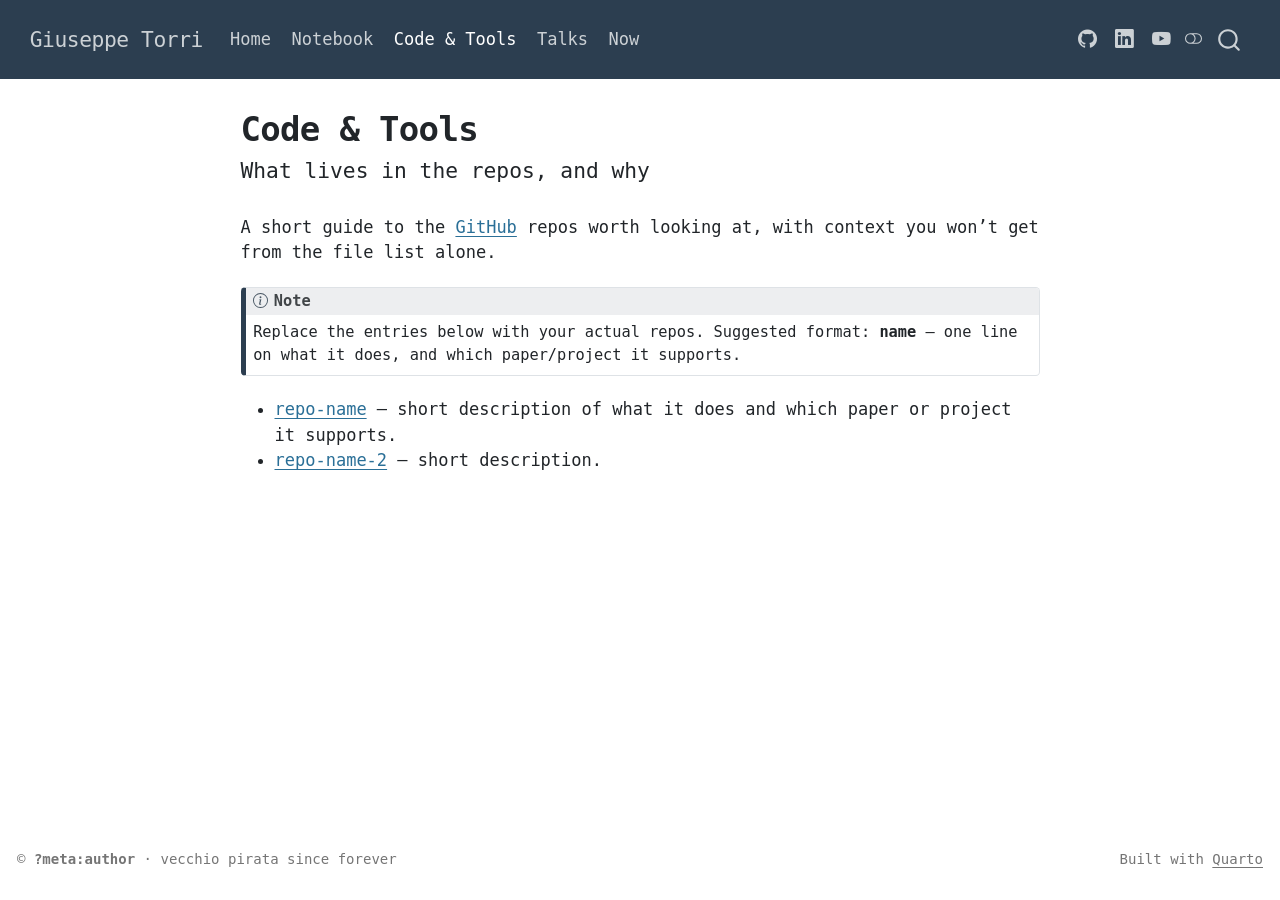
<file: docs/code.html>
<!DOCTYPE html>
<html xmlns="http://www.w3.org/1999/xhtml" lang="en" xml:lang="en"><head>

<meta charset="utf-8">
<meta name="generator" content="quarto-1.10.18">

<meta name="viewport" content="width=device-width, initial-scale=1.0, user-scalable=yes">


<title>Code &amp; Tools – Giuseppe Torri</title>
<style>
/* Default styles provided by pandoc.
** See https://pandoc.org/MANUAL.html#variables-for-html for config info.
*/
span.smallcaps{font-variant: small-caps;}
div.columns{display: flex; gap: 1.5em;}
div.column{flex: auto;}
@media screen {
div.columns{gap: min(4vw, 1.5em);}
div.column{overflow-x: auto;}
}
div.hanging-indent{margin-left: 1.5em; text-indent: -1.5em;}
ul.task-list{list-style: none;}
ul.task-list li input[type="checkbox"] {
  width: 0.8em;
  margin: 0 0.8em 0.2em -1em; /* quarto-specific, see https://github.com/quarto-dev/quarto-cli/issues/4556 */ 
  vertical-align: middle;
}
</style>


<script src="site_libs/quarto-nav/quarto-nav.js"></script>
<script src="site_libs/quarto-nav/headroom.min.js"></script>
<script src="site_libs/clipboard/clipboard.min.js"></script>
<script src="site_libs/quarto-search/autocomplete.umd.js"></script>
<script src="site_libs/quarto-search/fuse.min.js"></script>
<script src="site_libs/quarto-search/quarto-search.js"></script>
<meta name="quarto:offset" content="./">
<script src="site_libs/quarto-html/quarto.js" type="module"></script>
<script src="site_libs/quarto-html/tabsets/tabsets.js" type="module"></script>
<script src="site_libs/quarto-html/popper.min.js"></script>
<script src="site_libs/quarto-html/tippy.umd.min.js"></script>
<script src="site_libs/quarto-html/anchor.min.js"></script>
<link href="site_libs/quarto-html/tippy.css" rel="stylesheet">
<link href="site_libs/quarto-html/quarto-syntax-highlighting-66beee71ec74b20302a69fdd41e3e12d.css" rel="stylesheet" class="quarto-color-scheme" id="quarto-text-highlighting-styles">
<link href="site_libs/quarto-html/quarto-syntax-highlighting-dark-f4358029204d222ba43077c65a6645b0.css" rel="stylesheet" class="quarto-color-scheme quarto-color-alternate" id="quarto-text-highlighting-styles">
<link href="site_libs/quarto-html/quarto-syntax-highlighting-66beee71ec74b20302a69fdd41e3e12d.css" rel="stylesheet" class="quarto-color-scheme-extra" id="quarto-text-highlighting-styles">
<script src="site_libs/bootstrap/bootstrap.min.js"></script>
<link href="site_libs/bootstrap/bootstrap-icons.css" rel="stylesheet">
<link href="site_libs/bootstrap/bootstrap-24e9ccdbee3c882b10d58a7c13ed45d8.min.css" rel="stylesheet" append-hash="true" class="quarto-color-scheme" id="quarto-bootstrap" data-mode="light">
<link href="site_libs/bootstrap/bootstrap-dark-c8458af37c61f609abc9eca6ab91d4de.min.css" rel="stylesheet" append-hash="true" class="quarto-color-scheme quarto-color-alternate" id="quarto-bootstrap" data-mode="dark">
<link href="site_libs/bootstrap/bootstrap-24e9ccdbee3c882b10d58a7c13ed45d8.min.css" rel="stylesheet" append-hash="true" class="quarto-color-scheme-extra" id="quarto-bootstrap" data-mode="light">
<script id="quarto-search-options" type="application/json">{
  "location": "navbar",
  "copy-button": false,
  "collapse-after": 3,
  "panel-placement": "end",
  "type": "overlay",
  "limit": 50,
  "keyboard-shortcut": [
    "f",
    "/",
    "s"
  ],
  "show-item-context": false,
  "language": {
    "search-no-results-text": "No results",
    "search-matching-documents-text": "matching documents",
    "search-copy-link-title": "Copy link to search",
    "search-hide-matches-text": "Hide additional matches",
    "search-more-match-text": "more match in this document",
    "search-more-matches-text": "more matches in this document",
    "search-clear-button-title": "Clear",
    "search-text-placeholder": "",
    "search-detached-cancel-button-title": "Cancel",
    "search-submit-button-title": "Submit",
    "search-label": "Search"
  }
}</script>


<link rel="stylesheet" href="styles.css">
</head>

<body class="nav-fixed fullcontent quarto-light"><script id="quarto-html-before-body" type="application/javascript">
    const toggleBodyColorMode = (bsSheetEl) => {
      const mode = bsSheetEl.getAttribute("data-mode");
      const bodyEl = window.document.querySelector("body");
      if (mode === "dark") {
        bodyEl.classList.add("quarto-dark");
        bodyEl.classList.remove("quarto-light");
      } else {
        bodyEl.classList.add("quarto-light");
        bodyEl.classList.remove("quarto-dark");
      }
    }
    const toggleBodyColorPrimary = () => {
      const bsSheetEl = window.document.querySelector("link#quarto-bootstrap:not([rel=disabled-stylesheet])");
      if (bsSheetEl) {
        toggleBodyColorMode(bsSheetEl);
      }
    }
    const setColorSchemeToggle = (alternate) => {
      const toggles = window.document.querySelectorAll('.quarto-color-scheme-toggle');
      for (let i=0; i < toggles.length; i++) {
        const toggle = toggles[i];
        if (toggle) {
          if (alternate) {
            toggle.classList.add("alternate");
          } else {
            toggle.classList.remove("alternate");
          }
        }
      }
    };
    const toggleColorMode = (alternate) => {
      // Switch the stylesheets
      const primaryStylesheets = window.document.querySelectorAll('link.quarto-color-scheme:not(.quarto-color-alternate)');
      const alternateStylesheets = window.document.querySelectorAll('link.quarto-color-scheme.quarto-color-alternate');
      manageTransitions('#quarto-margin-sidebar .nav-link', false);
      if (alternate) {
        // note: dark is layered on light, we don't disable primary!
        enableStylesheet(alternateStylesheets);
        for (const sheetNode of alternateStylesheets) {
          if (sheetNode.id === "quarto-bootstrap") {
            toggleBodyColorMode(sheetNode);
          }
        }
      } else {
        disableStylesheet(alternateStylesheets);
        enableStylesheet(primaryStylesheets)
        toggleBodyColorPrimary();
      }
      manageTransitions('#quarto-margin-sidebar .nav-link', true);
      // Switch the toggles
      setColorSchemeToggle(alternate)
      // Hack to workaround the fact that safari doesn't
      // properly recolor the scrollbar when toggling (#1455)
      if (navigator.userAgent.indexOf('Safari') > 0 && navigator.userAgent.indexOf('Chrome') == -1) {
        manageTransitions("body", false);
        window.scrollTo(0, 1);
        setTimeout(() => {
          window.scrollTo(0, 0);
          manageTransitions("body", true);
        }, 40);
      }
    }
    const disableStylesheet = (stylesheets) => {
      for (let i=0; i < stylesheets.length; i++) {
        const stylesheet = stylesheets[i];
        stylesheet.rel = 'disabled-stylesheet';
      }
    }
    const enableStylesheet = (stylesheets) => {
      for (let i=0; i < stylesheets.length; i++) {
        const stylesheet = stylesheets[i];
        if(stylesheet.rel !== 'stylesheet') { // for Chrome, which will still FOUC without this check
          stylesheet.rel = 'stylesheet';
        }
      }
    }
    const manageTransitions = (selector, allowTransitions) => {
      const els = window.document.querySelectorAll(selector);
      for (let i=0; i < els.length; i++) {
        const el = els[i];
        if (allowTransitions) {
          el.classList.remove('notransition');
        } else {
          el.classList.add('notransition');
        }
      }
    }
    const isFileUrl = () => {
      return window.location.protocol === 'file:';
    }
    const hasAlternateSentinel = () => {
      let styleSentinel = getColorSchemeSentinel();
      if (styleSentinel !== null) {
        return styleSentinel === "alternate";
      } else {
        return false;
      }
    }
    const setStyleSentinel = (alternate) => {
      const value = alternate ? "alternate" : "default";
      if (!isFileUrl()) {
        window.localStorage.setItem("quarto-color-scheme", value);
      } else {
        localAlternateSentinel = value;
      }
    }
    const getColorSchemeSentinel = () => {
      if (!isFileUrl()) {
        const storageValue = window.localStorage.getItem("quarto-color-scheme");
        return storageValue != null ? storageValue : localAlternateSentinel;
      } else {
        return localAlternateSentinel;
      }
    }
    const toggleGiscusIfUsed = (isAlternate, darkModeDefault) => {
      const baseTheme = document.querySelector('#giscus-base-theme')?.value ?? 'light';
      const alternateTheme = document.querySelector('#giscus-alt-theme')?.value ?? 'dark';
      let newTheme = '';
      if(authorPrefersDark) {
        newTheme = isAlternate ? baseTheme : alternateTheme;
      } else {
        newTheme = isAlternate ? alternateTheme : baseTheme;
      }
      const changeGiscusTheme = () => {
        // From: https://github.com/giscus/giscus/issues/336
        const sendMessage = (message) => {
          const iframe = document.querySelector('iframe.giscus-frame');
          if (!iframe) return;
          iframe.contentWindow.postMessage({ giscus: message }, 'https://giscus.app');
        }
        sendMessage({
          setConfig: {
            theme: newTheme
          }
        });
      }
      const isGiscussLoaded = window.document.querySelector('iframe.giscus-frame') !== null;
      if (isGiscussLoaded) {
        changeGiscusTheme();
      }
    };
    const authorPrefersDark = false;
    const darkModeDefault = authorPrefersDark;
      document.querySelector('link#quarto-text-highlighting-styles.quarto-color-scheme-extra').rel = 'disabled-stylesheet';
      document.querySelector('link#quarto-bootstrap.quarto-color-scheme-extra').rel = 'disabled-stylesheet';
    let localAlternateSentinel = darkModeDefault ? 'alternate' : 'default';
    // Dark / light mode switch
    window.quartoToggleColorScheme = () => {
      // Read the current dark / light value
      let toAlternate = !hasAlternateSentinel();
      toggleColorMode(toAlternate);
      setStyleSentinel(toAlternate);
      toggleGiscusIfUsed(toAlternate, darkModeDefault);
      window.dispatchEvent(new Event('resize'));
    };
    // Switch to dark mode if need be
    if (hasAlternateSentinel()) {
      toggleColorMode(true);
    } else {
      toggleColorMode(false);
    }
  </script>

<div id="quarto-search-results"></div>
  <header id="quarto-header" class="headroom fixed-top">
    <nav class="navbar navbar-expand-lg " data-bs-theme="dark">
      <div class="navbar-container container-fluid">
      <div class="navbar-brand-container mx-auto">
    <a class="navbar-brand" href="./index.html">
    <span class="navbar-title">Giuseppe Torri</span>
    </a>
  </div>
            <div id="quarto-search" class="" title="Search"></div>
          <button class="navbar-toggler" type="button" data-bs-toggle="collapse" data-bs-target="#navbarCollapse" aria-controls="navbarCollapse" role="menu" aria-expanded="false" aria-label="Toggle navigation" onclick="if (window.quartoToggleHeadroom) { window.quartoToggleHeadroom(); }">
  <span class="navbar-toggler-icon"></span>
</button>
          <div class="collapse navbar-collapse" id="navbarCollapse">
            <ul class="navbar-nav navbar-nav-scroll me-auto">
  <li class="nav-item">
    <a class="nav-link" href="./index.html"> 
<span class="menu-text">Home</span></a>
  </li>  
  <li class="nav-item">
    <a class="nav-link" href="./notebook.html"> 
<span class="menu-text">Notebook</span></a>
  </li>  
  <li class="nav-item">
    <a class="nav-link active" href="./code.html" aria-current="page"> 
<span class="menu-text">Code &amp; Tools</span></a>
  </li>  
  <li class="nav-item">
    <a class="nav-link" href="./talks.html"> 
<span class="menu-text">Talks</span></a>
  </li>  
  <li class="nav-item">
    <a class="nav-link" href="./now.html"> 
<span class="menu-text">Now</span></a>
  </li>  
</ul>
            <ul class="navbar-nav navbar-nav-scroll ms-auto">
  <li class="nav-item compact">
    <a class="nav-link" href="https://github.com/gtorri"> <i class="bi bi-github" role="img">
</i> 
<span class="menu-text"></span></a>
  </li>  
  <li class="nav-item compact">
    <a class="nav-link" href="https://www.linkedin.com/in/gtorri/"> <i class="bi bi-linkedin" role="img">
</i> 
<span class="menu-text"></span></a>
  </li>  
  <li class="nav-item compact">
    <a class="nav-link" href="https://www.youtube.com/@gtorri"> <i class="bi bi-youtube" role="img">
</i> 
<span class="menu-text"></span></a>
  </li>  
</ul>
          </div> <!-- /navcollapse -->
            <div class="quarto-navbar-tools">
  <a href="" class="quarto-color-scheme-toggle quarto-navigation-tool  px-1" onclick="window.quartoToggleColorScheme(); return false;" title="Toggle dark mode"><i class="bi"></i></a>
</div>
      </div> <!-- /container-fluid -->
    </nav>
</header>
<!-- content -->
<div id="quarto-content" class="quarto-container page-columns page-rows-contents page-layout-article page-navbar">
<!-- sidebar -->
<!-- margin-sidebar -->
    
<!-- main -->
<main class="content" id="quarto-document-content">


<header id="title-block-header" class="quarto-title-block default">
<div class="quarto-title">
<h1 class="title">Code &amp; Tools</h1>
<p class="subtitle lead">What lives in the repos, and why</p>
</div>



<div class="quarto-title-meta">

    
  
    
  </div>
  


</header>


<p>A short guide to the <a href="https://github.com/gtorri">GitHub</a> repos worth looking at, with context you won’t get from the file list alone.</p>
<div class="callout callout-style-default callout-note callout-titled">
<div class="callout-header d-flex align-content-center">
<div class="callout-icon-container">
<i class="callout-icon"></i>
</div>
<div class="callout-title-container flex-fill">
Note
</div>
</div>
<div class="callout-body-container callout-body">
<p>Replace the entries below with your actual repos. Suggested format: <strong>name</strong> — one line on what it does, and which paper/project it supports.</p>
</div>
</div>
<ul>
<li><strong><a href="https://github.com/gtorri/repo-name">repo-name</a></strong> — short description of what it does and which paper or project it supports.</li>
<li><strong><a href="https://github.com/gtorri/repo-name-2">repo-name-2</a></strong> — short description.</li>
</ul>



</main> <!-- /main -->
<script id="quarto-html-after-body" type="application/javascript">
  window.document.addEventListener("DOMContentLoaded", function (event) {
    // Ensure there is a toggle, if there isn't float one in the top right
    if (window.document.querySelector('.quarto-color-scheme-toggle') === null) {
      const a = window.document.createElement('a');
      a.classList.add('top-right');
      a.classList.add('quarto-color-scheme-toggle');
      a.href = "";
      a.onclick = function() { try { window.quartoToggleColorScheme(); } catch {} return false; };
      const i = window.document.createElement("i");
      i.classList.add('bi');
      a.appendChild(i);
      window.document.body.appendChild(a);
    }
    setColorSchemeToggle(hasAlternateSentinel())
    const icon = "";
    const anchorJS = new window.AnchorJS();
    anchorJS.options = {
      placement: 'right',
      icon: icon
    };
    anchorJS.add('.anchored');
    const isCodeAnnotation = (el) => {
      for (const clz of el.classList) {
        if (clz.startsWith('code-annotation-')) {                     
          return true;
        }
      }
      return false;
    }
    const onCopySuccess = function(e) {
      // button target
      const button = e.trigger;
      // don't keep focus
      button.blur();
      // flash "checked"
      button.classList.add('code-copy-button-checked');
      var currentTitle = button.getAttribute("title");
      button.setAttribute("title", "Copied!");
      let tooltip;
      if (window.bootstrap) {
        button.setAttribute("data-bs-toggle", "tooltip");
        button.setAttribute("data-bs-placement", "left");
        button.setAttribute("data-bs-title", "Copied!");
        tooltip = new bootstrap.Tooltip(button, 
          { trigger: "manual", 
            customClass: "code-copy-button-tooltip",
            offset: [0, -8]});
        tooltip.show();    
      }
      setTimeout(function() {
        if (tooltip) {
          tooltip.hide();
          button.removeAttribute("data-bs-title");
          button.removeAttribute("data-bs-toggle");
          button.removeAttribute("data-bs-placement");
        }
        button.setAttribute("title", currentTitle);
        button.classList.remove('code-copy-button-checked');
      }, 1000);
      // clear code selection
      e.clearSelection();
    }
    const getTextToCopy = function(trigger) {
      const outerScaffold = trigger.parentElement.cloneNode(true);
      const codeEl = outerScaffold.querySelector('code');
      for (const childEl of codeEl.children) {
        if (isCodeAnnotation(childEl)) {
          childEl.remove();
        }
      }
      return codeEl.innerText;
    }
    const clipboard = new window.ClipboardJS('.code-copy-button:not([data-in-quarto-modal])', {
      text: getTextToCopy
    });
    clipboard.on('success', onCopySuccess);
    if (window.document.getElementById('quarto-embedded-source-code-modal')) {
      const clipboardModal = new window.ClipboardJS('.code-copy-button[data-in-quarto-modal]', {
        text: getTextToCopy,
        container: window.document.getElementById('quarto-embedded-source-code-modal')
      });
      clipboardModal.on('success', onCopySuccess);
    }
      var localhostRegex = new RegExp(/^(?:http|https):\/\/localhost\:?[0-9]*\//);
      var mailtoRegex = new RegExp(/^mailto:/);
        var filterRegex = new RegExp("https:\/\/gtorri\.github\.io");
      var isInternal = (href) => {
          return filterRegex.test(href) || localhostRegex.test(href) || mailtoRegex.test(href);
      }
      // Inspect non-navigation links and adorn them if external
     var links = window.document.querySelectorAll('a[href]:not(.nav-link):not(.navbar-brand):not(.toc-action):not(.sidebar-link):not(.sidebar-item-toggle):not(.pagination-link):not(.no-external):not([aria-hidden]):not(.dropdown-item):not(.quarto-navigation-tool):not(.about-link)');
      for (var i=0; i<links.length; i++) {
        const link = links[i];
        if (!isInternal(link.href)) {
          // undo the damage that might have been done by quarto-nav.js in the case of
          // links that we want to consider external
          if (link.dataset.originalHref !== undefined) {
            link.href = link.dataset.originalHref;
          }
        }
      }
    function tippyHover(el, contentFn, onTriggerFn, onUntriggerFn) {
      const config = {
        allowHTML: true,
        maxWidth: 500,
        delay: 100,
        arrow: false,
        appendTo: function(el) {
            return el.parentElement;
        },
        interactive: true,
        interactiveBorder: 10,
        theme: 'quarto',
        placement: 'bottom-start',
      };
      if (contentFn) {
        config.content = contentFn;
      }
      if (onTriggerFn) {
        config.onTrigger = onTriggerFn;
      }
      if (onUntriggerFn) {
        config.onUntrigger = onUntriggerFn;
      }
      window.tippy(el, config); 
    }
    const noterefs = window.document.querySelectorAll('a[role="doc-noteref"]');
    for (var i=0; i<noterefs.length; i++) {
      const ref = noterefs[i];
      tippyHover(ref, function() {
        // use id or data attribute instead here
        let href = ref.getAttribute('data-footnote-href') || ref.getAttribute('href');
        try { href = new URL(href).hash; } catch {}
        const id = href.replace(/^#\/?/, "");
        const note = window.document.getElementById(id);
        if (note) {
          return note.innerHTML;
        } else {
          return "";
        }
      });
    }
    const xrefs = window.document.querySelectorAll('a.quarto-xref');
    const processXRef = (id, note) => {
      // Strip column container classes
      const stripColumnClz = (el) => {
        el.classList.remove("page-full", "page-columns");
        if (el.children) {
          for (const child of el.children) {
            stripColumnClz(child);
          }
        }
      }
      stripColumnClz(note)
      if (id === null || id.startsWith('sec-')) {
        // Special case sections, only their first couple elements
        const container = document.createElement("div");
        if (note.children && note.children.length > 2) {
          container.appendChild(note.children[0].cloneNode(true));
          for (let i = 1; i < note.children.length; i++) {
            const child = note.children[i];
            if (child.tagName === "P" && child.innerText === "") {
              continue;
            } else {
              container.appendChild(child.cloneNode(true));
              break;
            }
          }
          if (window.Quarto?.typesetMath) {
            window.Quarto.typesetMath(container);
          }
          return container.innerHTML
        } else {
          if (window.Quarto?.typesetMath) {
            window.Quarto.typesetMath(note);
          }
          return note.innerHTML;
        }
      } else {
        // Remove any anchor links if they are present
        const anchorLink = note.querySelector('a.anchorjs-link');
        if (anchorLink) {
          anchorLink.remove();
        }
        if (window.Quarto?.typesetMath) {
          window.Quarto.typesetMath(note);
        }
        if (note.classList.contains("callout")) {
          return note.outerHTML;
        } else {
          return note.innerHTML;
        }
      }
    }
    for (var i=0; i<xrefs.length; i++) {
      const xref = xrefs[i];
      tippyHover(xref, undefined, function(instance) {
        instance.disable();
        let url = xref.getAttribute('href');
        let hash = undefined; 
        if (url.startsWith('#')) {
          hash = url;
        } else {
          try { hash = new URL(url).hash; } catch {}
        }
        if (hash) {
          const id = hash.replace(/^#\/?/, "");
          const note = window.document.getElementById(id);
          if (note !== null) {
            try {
              const html = processXRef(id, note.cloneNode(true));
              instance.setContent(html);
            } finally {
              instance.enable();
              instance.show();
            }
          } else {
            // See if we can fetch this
            fetch(url.split('#')[0])
            .then(res => res.text())
            .then(html => {
              const parser = new DOMParser();
              const htmlDoc = parser.parseFromString(html, "text/html");
              const note = htmlDoc.getElementById(id);
              if (note !== null) {
                const html = processXRef(id, note);
                instance.setContent(html);
              } 
            }).finally(() => {
              instance.enable();
              instance.show();
            });
          }
        } else {
          // See if we can fetch a full url (with no hash to target)
          // This is a special case and we should probably do some content thinning / targeting
          fetch(url)
          .then(res => res.text())
          .then(html => {
            const parser = new DOMParser();
            const htmlDoc = parser.parseFromString(html, "text/html");
            const note = htmlDoc.querySelector('main.content');
            if (note !== null) {
              // This should only happen for chapter cross references
              // (since there is no id in the URL)
              // remove the first header
              if (note.children.length > 0 && note.children[0].tagName === "HEADER") {
                note.children[0].remove();
              }
              const html = processXRef(null, note);
              instance.setContent(html);
            } 
          }).finally(() => {
            instance.enable();
            instance.show();
          });
        }
      }, function(instance) {
      });
    }
        let selectedAnnoteEl;
        const selectorForAnnotation = ( cell, annotation) => {
          let cellAttr = 'data-code-cell="' + cell + '"';
          let lineAttr = 'data-code-annotation="' +  annotation + '"';
          const selector = 'span[' + cellAttr + '][' + lineAttr + ']';
          return selector;
        }
        const selectCodeLines = (annoteEl) => {
          const doc = window.document;
          const targetCell = annoteEl.getAttribute("data-target-cell");
          const targetAnnotation = annoteEl.getAttribute("data-target-annotation");
          const annoteSpan = window.document.querySelector(selectorForAnnotation(targetCell, targetAnnotation));
          const lines = annoteSpan.getAttribute("data-code-lines").split(",");
          const lineIds = lines.map((line) => {
            return targetCell + "-" + line;
          })
          let top = null;
          let height = null;
          let parent = null;
          if (lineIds.length > 0) {
              //compute the position of the single el (top and bottom and make a div)
              const el = window.document.getElementById(lineIds[0]);
              top = el.offsetTop;
              height = el.offsetHeight;
              parent = el.parentElement.parentElement;
            if (lineIds.length > 1) {
              const lastEl = window.document.getElementById(lineIds[lineIds.length - 1]);
              const bottom = lastEl.offsetTop + lastEl.offsetHeight;
              height = bottom - top;
            }
            if (top !== null && height !== null && parent !== null) {
              // cook up a div (if necessary) and position it 
              let div = window.document.getElementById("code-annotation-line-highlight");
              if (div === null) {
                div = window.document.createElement("div");
                div.setAttribute("id", "code-annotation-line-highlight");
                div.style.position = 'absolute';
                parent.appendChild(div);
              }
              div.style.top = top - 2 + "px";
              div.style.height = height + 4 + "px";
              div.style.left = 0;
              let gutterDiv = window.document.getElementById("code-annotation-line-highlight-gutter");
              if (gutterDiv === null) {
                gutterDiv = window.document.createElement("div");
                gutterDiv.setAttribute("id", "code-annotation-line-highlight-gutter");
                gutterDiv.style.position = 'absolute';
                const codeCell = window.document.getElementById(targetCell);
                const gutter = codeCell.querySelector('.code-annotation-gutter');
                gutter.appendChild(gutterDiv);
              }
              gutterDiv.style.top = top - 2 + "px";
              gutterDiv.style.height = height + 4 + "px";
            }
            selectedAnnoteEl = annoteEl;
          }
        };
        const unselectCodeLines = () => {
          const elementsIds = ["code-annotation-line-highlight", "code-annotation-line-highlight-gutter"];
          elementsIds.forEach((elId) => {
            const div = window.document.getElementById(elId);
            if (div) {
              div.remove();
            }
          });
          selectedAnnoteEl = undefined;
        };
          // Handle positioning of the toggle
      window.addEventListener(
        "resize",
        throttle(() => {
          elRect = undefined;
          if (selectedAnnoteEl) {
            selectCodeLines(selectedAnnoteEl);
          }
        }, 10)
      );
      function throttle(fn, ms) {
      let throttle = false;
      let timer;
        return (...args) => {
          if(!throttle) { // first call gets through
              fn.apply(this, args);
              throttle = true;
          } else { // all the others get throttled
              if(timer) clearTimeout(timer); // cancel #2
              timer = setTimeout(() => {
                fn.apply(this, args);
                timer = throttle = false;
              }, ms);
          }
        };
      }
        // Attach click handler to the DT
        const annoteDls = window.document.querySelectorAll('dt[data-target-cell]');
        for (const annoteDlNode of annoteDls) {
          annoteDlNode.addEventListener('click', (event) => {
            const clickedEl = event.target;
            if (clickedEl !== selectedAnnoteEl) {
              unselectCodeLines();
              const activeEl = window.document.querySelector('dt[data-target-cell].code-annotation-active');
              if (activeEl) {
                activeEl.classList.remove('code-annotation-active');
              }
              selectCodeLines(clickedEl);
              clickedEl.classList.add('code-annotation-active');
            } else {
              // Unselect the line
              unselectCodeLines();
              clickedEl.classList.remove('code-annotation-active');
            }
          });
        }
    const findCites = (el) => {
      const parentEl = el.parentElement;
      if (parentEl) {
        const cites = parentEl.dataset.cites;
        if (cites) {
          return {
            el,
            cites: cites.split(' ')
          };
        } else {
          return findCites(el.parentElement)
        }
      } else {
        return undefined;
      }
    };
    var bibliorefs = window.document.querySelectorAll('a[role="doc-biblioref"]');
    for (var i=0; i<bibliorefs.length; i++) {
      const ref = bibliorefs[i];
      const citeInfo = findCites(ref);
      if (citeInfo) {
        tippyHover(citeInfo.el, function() {
          var popup = window.document.createElement('div');
          citeInfo.cites.forEach(function(cite) {
            var citeDiv = window.document.createElement('div');
            citeDiv.classList.add('hanging-indent');
            citeDiv.classList.add('csl-entry');
            var biblioDiv = window.document.getElementById('ref-' + cite);
            if (biblioDiv) {
              citeDiv.innerHTML = biblioDiv.innerHTML;
            }
            popup.appendChild(citeDiv);
          });
          return popup.innerHTML;
        });
      }
    }
  });
  </script>
</div> <!-- /content -->
<footer class="footer">
  <div class="nav-footer">
    <div class="nav-footer-left">
<p>© <strong>?meta:author</strong> · vecchio pirata since forever</p>
</div>   
    <div class="nav-footer-center">
      &nbsp;
    </div>
    <div class="nav-footer-right">
<p>Built with <a href="https://quarto.org">Quarto</a></p>
</div>
  </div>
</footer>




</body></html>
</file>
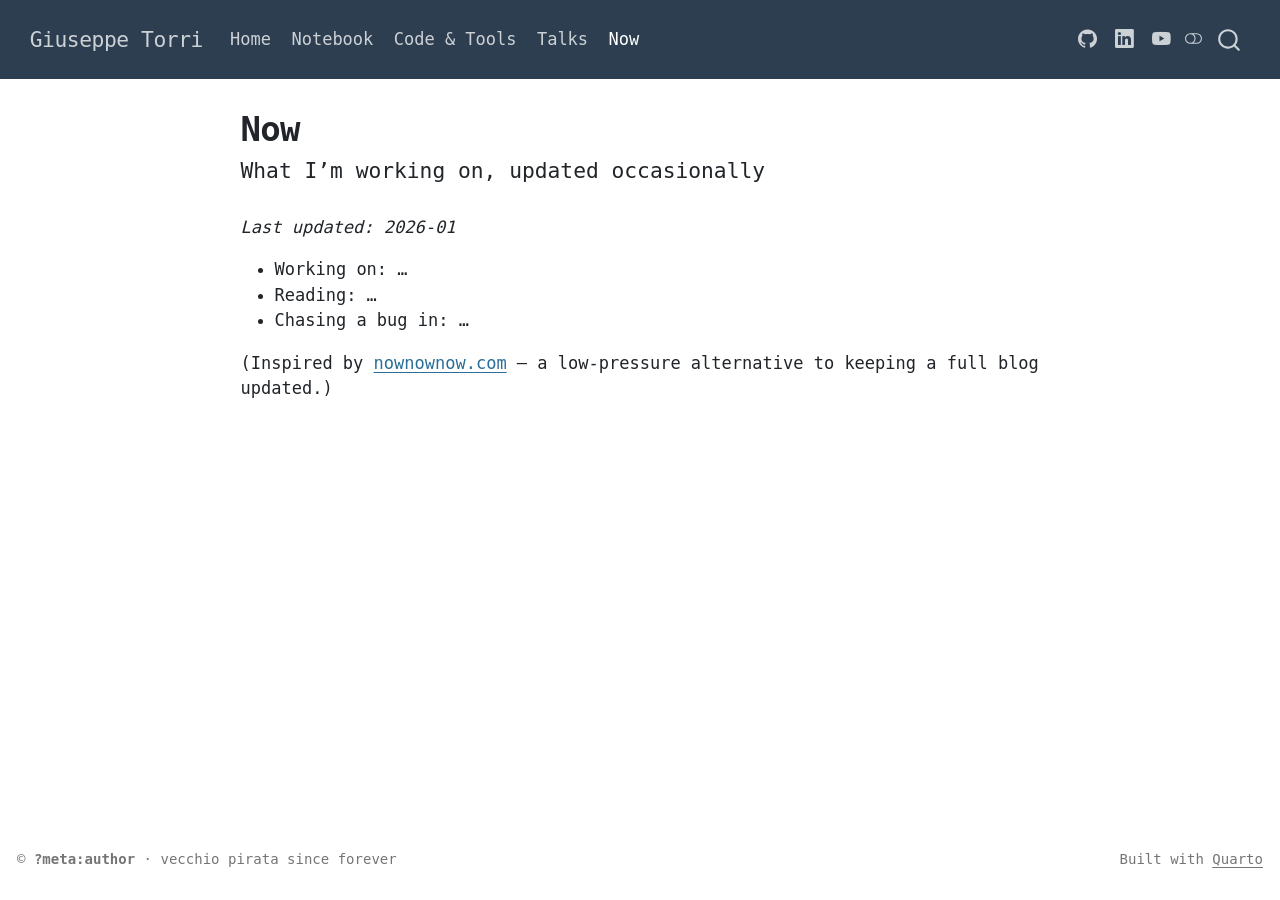
<file: docs/now.html>
<!DOCTYPE html>
<html xmlns="http://www.w3.org/1999/xhtml" lang="en" xml:lang="en"><head>

<meta charset="utf-8">
<meta name="generator" content="quarto-1.10.18">

<meta name="viewport" content="width=device-width, initial-scale=1.0, user-scalable=yes">


<title>Now – Giuseppe Torri</title>
<style>
/* Default styles provided by pandoc.
** See https://pandoc.org/MANUAL.html#variables-for-html for config info.
*/
span.smallcaps{font-variant: small-caps;}
div.columns{display: flex; gap: 1.5em;}
div.column{flex: auto;}
@media screen {
div.columns{gap: min(4vw, 1.5em);}
div.column{overflow-x: auto;}
}
div.hanging-indent{margin-left: 1.5em; text-indent: -1.5em;}
ul.task-list{list-style: none;}
ul.task-list li input[type="checkbox"] {
  width: 0.8em;
  margin: 0 0.8em 0.2em -1em; /* quarto-specific, see https://github.com/quarto-dev/quarto-cli/issues/4556 */ 
  vertical-align: middle;
}
</style>


<script src="site_libs/quarto-nav/quarto-nav.js"></script>
<script src="site_libs/quarto-nav/headroom.min.js"></script>
<script src="site_libs/clipboard/clipboard.min.js"></script>
<script src="site_libs/quarto-search/autocomplete.umd.js"></script>
<script src="site_libs/quarto-search/fuse.min.js"></script>
<script src="site_libs/quarto-search/quarto-search.js"></script>
<meta name="quarto:offset" content="./">
<script src="site_libs/quarto-html/quarto.js" type="module"></script>
<script src="site_libs/quarto-html/tabsets/tabsets.js" type="module"></script>
<script src="site_libs/quarto-html/popper.min.js"></script>
<script src="site_libs/quarto-html/tippy.umd.min.js"></script>
<script src="site_libs/quarto-html/anchor.min.js"></script>
<link href="site_libs/quarto-html/tippy.css" rel="stylesheet">
<link href="site_libs/quarto-html/quarto-syntax-highlighting-66beee71ec74b20302a69fdd41e3e12d.css" rel="stylesheet" class="quarto-color-scheme" id="quarto-text-highlighting-styles">
<link href="site_libs/quarto-html/quarto-syntax-highlighting-dark-f4358029204d222ba43077c65a6645b0.css" rel="stylesheet" class="quarto-color-scheme quarto-color-alternate" id="quarto-text-highlighting-styles">
<link href="site_libs/quarto-html/quarto-syntax-highlighting-66beee71ec74b20302a69fdd41e3e12d.css" rel="stylesheet" class="quarto-color-scheme-extra" id="quarto-text-highlighting-styles">
<script src="site_libs/bootstrap/bootstrap.min.js"></script>
<link href="site_libs/bootstrap/bootstrap-icons.css" rel="stylesheet">
<link href="site_libs/bootstrap/bootstrap-24e9ccdbee3c882b10d58a7c13ed45d8.min.css" rel="stylesheet" append-hash="true" class="quarto-color-scheme" id="quarto-bootstrap" data-mode="light">
<link href="site_libs/bootstrap/bootstrap-dark-c8458af37c61f609abc9eca6ab91d4de.min.css" rel="stylesheet" append-hash="true" class="quarto-color-scheme quarto-color-alternate" id="quarto-bootstrap" data-mode="dark">
<link href="site_libs/bootstrap/bootstrap-24e9ccdbee3c882b10d58a7c13ed45d8.min.css" rel="stylesheet" append-hash="true" class="quarto-color-scheme-extra" id="quarto-bootstrap" data-mode="light">
<script id="quarto-search-options" type="application/json">{
  "location": "navbar",
  "copy-button": false,
  "collapse-after": 3,
  "panel-placement": "end",
  "type": "overlay",
  "limit": 50,
  "keyboard-shortcut": [
    "f",
    "/",
    "s"
  ],
  "show-item-context": false,
  "language": {
    "search-no-results-text": "No results",
    "search-matching-documents-text": "matching documents",
    "search-copy-link-title": "Copy link to search",
    "search-hide-matches-text": "Hide additional matches",
    "search-more-match-text": "more match in this document",
    "search-more-matches-text": "more matches in this document",
    "search-clear-button-title": "Clear",
    "search-text-placeholder": "",
    "search-detached-cancel-button-title": "Cancel",
    "search-submit-button-title": "Submit",
    "search-label": "Search"
  }
}</script>


<link rel="stylesheet" href="styles.css">
</head>

<body class="nav-fixed fullcontent quarto-light"><script id="quarto-html-before-body" type="application/javascript">
    const toggleBodyColorMode = (bsSheetEl) => {
      const mode = bsSheetEl.getAttribute("data-mode");
      const bodyEl = window.document.querySelector("body");
      if (mode === "dark") {
        bodyEl.classList.add("quarto-dark");
        bodyEl.classList.remove("quarto-light");
      } else {
        bodyEl.classList.add("quarto-light");
        bodyEl.classList.remove("quarto-dark");
      }
    }
    const toggleBodyColorPrimary = () => {
      const bsSheetEl = window.document.querySelector("link#quarto-bootstrap:not([rel=disabled-stylesheet])");
      if (bsSheetEl) {
        toggleBodyColorMode(bsSheetEl);
      }
    }
    const setColorSchemeToggle = (alternate) => {
      const toggles = window.document.querySelectorAll('.quarto-color-scheme-toggle');
      for (let i=0; i < toggles.length; i++) {
        const toggle = toggles[i];
        if (toggle) {
          if (alternate) {
            toggle.classList.add("alternate");
          } else {
            toggle.classList.remove("alternate");
          }
        }
      }
    };
    const toggleColorMode = (alternate) => {
      // Switch the stylesheets
      const primaryStylesheets = window.document.querySelectorAll('link.quarto-color-scheme:not(.quarto-color-alternate)');
      const alternateStylesheets = window.document.querySelectorAll('link.quarto-color-scheme.quarto-color-alternate');
      manageTransitions('#quarto-margin-sidebar .nav-link', false);
      if (alternate) {
        // note: dark is layered on light, we don't disable primary!
        enableStylesheet(alternateStylesheets);
        for (const sheetNode of alternateStylesheets) {
          if (sheetNode.id === "quarto-bootstrap") {
            toggleBodyColorMode(sheetNode);
          }
        }
      } else {
        disableStylesheet(alternateStylesheets);
        enableStylesheet(primaryStylesheets)
        toggleBodyColorPrimary();
      }
      manageTransitions('#quarto-margin-sidebar .nav-link', true);
      // Switch the toggles
      setColorSchemeToggle(alternate)
      // Hack to workaround the fact that safari doesn't
      // properly recolor the scrollbar when toggling (#1455)
      if (navigator.userAgent.indexOf('Safari') > 0 && navigator.userAgent.indexOf('Chrome') == -1) {
        manageTransitions("body", false);
        window.scrollTo(0, 1);
        setTimeout(() => {
          window.scrollTo(0, 0);
          manageTransitions("body", true);
        }, 40);
      }
    }
    const disableStylesheet = (stylesheets) => {
      for (let i=0; i < stylesheets.length; i++) {
        const stylesheet = stylesheets[i];
        stylesheet.rel = 'disabled-stylesheet';
      }
    }
    const enableStylesheet = (stylesheets) => {
      for (let i=0; i < stylesheets.length; i++) {
        const stylesheet = stylesheets[i];
        if(stylesheet.rel !== 'stylesheet') { // for Chrome, which will still FOUC without this check
          stylesheet.rel = 'stylesheet';
        }
      }
    }
    const manageTransitions = (selector, allowTransitions) => {
      const els = window.document.querySelectorAll(selector);
      for (let i=0; i < els.length; i++) {
        const el = els[i];
        if (allowTransitions) {
          el.classList.remove('notransition');
        } else {
          el.classList.add('notransition');
        }
      }
    }
    const isFileUrl = () => {
      return window.location.protocol === 'file:';
    }
    const hasAlternateSentinel = () => {
      let styleSentinel = getColorSchemeSentinel();
      if (styleSentinel !== null) {
        return styleSentinel === "alternate";
      } else {
        return false;
      }
    }
    const setStyleSentinel = (alternate) => {
      const value = alternate ? "alternate" : "default";
      if (!isFileUrl()) {
        window.localStorage.setItem("quarto-color-scheme", value);
      } else {
        localAlternateSentinel = value;
      }
    }
    const getColorSchemeSentinel = () => {
      if (!isFileUrl()) {
        const storageValue = window.localStorage.getItem("quarto-color-scheme");
        return storageValue != null ? storageValue : localAlternateSentinel;
      } else {
        return localAlternateSentinel;
      }
    }
    const toggleGiscusIfUsed = (isAlternate, darkModeDefault) => {
      const baseTheme = document.querySelector('#giscus-base-theme')?.value ?? 'light';
      const alternateTheme = document.querySelector('#giscus-alt-theme')?.value ?? 'dark';
      let newTheme = '';
      if(authorPrefersDark) {
        newTheme = isAlternate ? baseTheme : alternateTheme;
      } else {
        newTheme = isAlternate ? alternateTheme : baseTheme;
      }
      const changeGiscusTheme = () => {
        // From: https://github.com/giscus/giscus/issues/336
        const sendMessage = (message) => {
          const iframe = document.querySelector('iframe.giscus-frame');
          if (!iframe) return;
          iframe.contentWindow.postMessage({ giscus: message }, 'https://giscus.app');
        }
        sendMessage({
          setConfig: {
            theme: newTheme
          }
        });
      }
      const isGiscussLoaded = window.document.querySelector('iframe.giscus-frame') !== null;
      if (isGiscussLoaded) {
        changeGiscusTheme();
      }
    };
    const authorPrefersDark = false;
    const darkModeDefault = authorPrefersDark;
      document.querySelector('link#quarto-text-highlighting-styles.quarto-color-scheme-extra').rel = 'disabled-stylesheet';
      document.querySelector('link#quarto-bootstrap.quarto-color-scheme-extra').rel = 'disabled-stylesheet';
    let localAlternateSentinel = darkModeDefault ? 'alternate' : 'default';
    // Dark / light mode switch
    window.quartoToggleColorScheme = () => {
      // Read the current dark / light value
      let toAlternate = !hasAlternateSentinel();
      toggleColorMode(toAlternate);
      setStyleSentinel(toAlternate);
      toggleGiscusIfUsed(toAlternate, darkModeDefault);
      window.dispatchEvent(new Event('resize'));
    };
    // Switch to dark mode if need be
    if (hasAlternateSentinel()) {
      toggleColorMode(true);
    } else {
      toggleColorMode(false);
    }
  </script>

<div id="quarto-search-results"></div>
  <header id="quarto-header" class="headroom fixed-top">
    <nav class="navbar navbar-expand-lg " data-bs-theme="dark">
      <div class="navbar-container container-fluid">
      <div class="navbar-brand-container mx-auto">
    <a class="navbar-brand" href="./index.html">
    <span class="navbar-title">Giuseppe Torri</span>
    </a>
  </div>
            <div id="quarto-search" class="" title="Search"></div>
          <button class="navbar-toggler" type="button" data-bs-toggle="collapse" data-bs-target="#navbarCollapse" aria-controls="navbarCollapse" role="menu" aria-expanded="false" aria-label="Toggle navigation" onclick="if (window.quartoToggleHeadroom) { window.quartoToggleHeadroom(); }">
  <span class="navbar-toggler-icon"></span>
</button>
          <div class="collapse navbar-collapse" id="navbarCollapse">
            <ul class="navbar-nav navbar-nav-scroll me-auto">
  <li class="nav-item">
    <a class="nav-link" href="./index.html"> 
<span class="menu-text">Home</span></a>
  </li>  
  <li class="nav-item">
    <a class="nav-link" href="./notebook.html"> 
<span class="menu-text">Notebook</span></a>
  </li>  
  <li class="nav-item">
    <a class="nav-link" href="./code.html"> 
<span class="menu-text">Code &amp; Tools</span></a>
  </li>  
  <li class="nav-item">
    <a class="nav-link" href="./talks.html"> 
<span class="menu-text">Talks</span></a>
  </li>  
  <li class="nav-item">
    <a class="nav-link active" href="./now.html" aria-current="page"> 
<span class="menu-text">Now</span></a>
  </li>  
</ul>
            <ul class="navbar-nav navbar-nav-scroll ms-auto">
  <li class="nav-item compact">
    <a class="nav-link" href="https://github.com/gtorri"> <i class="bi bi-github" role="img">
</i> 
<span class="menu-text"></span></a>
  </li>  
  <li class="nav-item compact">
    <a class="nav-link" href="https://www.linkedin.com/in/gtorri/"> <i class="bi bi-linkedin" role="img">
</i> 
<span class="menu-text"></span></a>
  </li>  
  <li class="nav-item compact">
    <a class="nav-link" href="https://www.youtube.com/@gtorri"> <i class="bi bi-youtube" role="img">
</i> 
<span class="menu-text"></span></a>
  </li>  
</ul>
          </div> <!-- /navcollapse -->
            <div class="quarto-navbar-tools">
  <a href="" class="quarto-color-scheme-toggle quarto-navigation-tool  px-1" onclick="window.quartoToggleColorScheme(); return false;" title="Toggle dark mode"><i class="bi"></i></a>
</div>
      </div> <!-- /container-fluid -->
    </nav>
</header>
<!-- content -->
<div id="quarto-content" class="quarto-container page-columns page-rows-contents page-layout-article page-navbar">
<!-- sidebar -->
<!-- margin-sidebar -->
    
<!-- main -->
<main class="content" id="quarto-document-content">


<header id="title-block-header" class="quarto-title-block default">
<div class="quarto-title">
<h1 class="title">Now</h1>
<p class="subtitle lead">What I’m working on, updated occasionally</p>
</div>



<div class="quarto-title-meta">

    
  
    
  </div>
  


</header>


<p><em>Last updated: 2026-01</em></p>
<ul>
<li>Working on: …</li>
<li>Reading: …</li>
<li>Chasing a bug in: …</li>
</ul>
<p>(Inspired by <a href="https://nownownow.com/about">nownownow.com</a> — a low-pressure alternative to keeping a full blog updated.)</p>



</main> <!-- /main -->
<script id="quarto-html-after-body" type="application/javascript">
  window.document.addEventListener("DOMContentLoaded", function (event) {
    // Ensure there is a toggle, if there isn't float one in the top right
    if (window.document.querySelector('.quarto-color-scheme-toggle') === null) {
      const a = window.document.createElement('a');
      a.classList.add('top-right');
      a.classList.add('quarto-color-scheme-toggle');
      a.href = "";
      a.onclick = function() { try { window.quartoToggleColorScheme(); } catch {} return false; };
      const i = window.document.createElement("i");
      i.classList.add('bi');
      a.appendChild(i);
      window.document.body.appendChild(a);
    }
    setColorSchemeToggle(hasAlternateSentinel())
    const icon = "";
    const anchorJS = new window.AnchorJS();
    anchorJS.options = {
      placement: 'right',
      icon: icon
    };
    anchorJS.add('.anchored');
    const isCodeAnnotation = (el) => {
      for (const clz of el.classList) {
        if (clz.startsWith('code-annotation-')) {                     
          return true;
        }
      }
      return false;
    }
    const onCopySuccess = function(e) {
      // button target
      const button = e.trigger;
      // don't keep focus
      button.blur();
      // flash "checked"
      button.classList.add('code-copy-button-checked');
      var currentTitle = button.getAttribute("title");
      button.setAttribute("title", "Copied!");
      let tooltip;
      if (window.bootstrap) {
        button.setAttribute("data-bs-toggle", "tooltip");
        button.setAttribute("data-bs-placement", "left");
        button.setAttribute("data-bs-title", "Copied!");
        tooltip = new bootstrap.Tooltip(button, 
          { trigger: "manual", 
            customClass: "code-copy-button-tooltip",
            offset: [0, -8]});
        tooltip.show();    
      }
      setTimeout(function() {
        if (tooltip) {
          tooltip.hide();
          button.removeAttribute("data-bs-title");
          button.removeAttribute("data-bs-toggle");
          button.removeAttribute("data-bs-placement");
        }
        button.setAttribute("title", currentTitle);
        button.classList.remove('code-copy-button-checked');
      }, 1000);
      // clear code selection
      e.clearSelection();
    }
    const getTextToCopy = function(trigger) {
      const outerScaffold = trigger.parentElement.cloneNode(true);
      const codeEl = outerScaffold.querySelector('code');
      for (const childEl of codeEl.children) {
        if (isCodeAnnotation(childEl)) {
          childEl.remove();
        }
      }
      return codeEl.innerText;
    }
    const clipboard = new window.ClipboardJS('.code-copy-button:not([data-in-quarto-modal])', {
      text: getTextToCopy
    });
    clipboard.on('success', onCopySuccess);
    if (window.document.getElementById('quarto-embedded-source-code-modal')) {
      const clipboardModal = new window.ClipboardJS('.code-copy-button[data-in-quarto-modal]', {
        text: getTextToCopy,
        container: window.document.getElementById('quarto-embedded-source-code-modal')
      });
      clipboardModal.on('success', onCopySuccess);
    }
      var localhostRegex = new RegExp(/^(?:http|https):\/\/localhost\:?[0-9]*\//);
      var mailtoRegex = new RegExp(/^mailto:/);
        var filterRegex = new RegExp("https:\/\/gtorri\.github\.io");
      var isInternal = (href) => {
          return filterRegex.test(href) || localhostRegex.test(href) || mailtoRegex.test(href);
      }
      // Inspect non-navigation links and adorn them if external
     var links = window.document.querySelectorAll('a[href]:not(.nav-link):not(.navbar-brand):not(.toc-action):not(.sidebar-link):not(.sidebar-item-toggle):not(.pagination-link):not(.no-external):not([aria-hidden]):not(.dropdown-item):not(.quarto-navigation-tool):not(.about-link)');
      for (var i=0; i<links.length; i++) {
        const link = links[i];
        if (!isInternal(link.href)) {
          // undo the damage that might have been done by quarto-nav.js in the case of
          // links that we want to consider external
          if (link.dataset.originalHref !== undefined) {
            link.href = link.dataset.originalHref;
          }
        }
      }
    function tippyHover(el, contentFn, onTriggerFn, onUntriggerFn) {
      const config = {
        allowHTML: true,
        maxWidth: 500,
        delay: 100,
        arrow: false,
        appendTo: function(el) {
            return el.parentElement;
        },
        interactive: true,
        interactiveBorder: 10,
        theme: 'quarto',
        placement: 'bottom-start',
      };
      if (contentFn) {
        config.content = contentFn;
      }
      if (onTriggerFn) {
        config.onTrigger = onTriggerFn;
      }
      if (onUntriggerFn) {
        config.onUntrigger = onUntriggerFn;
      }
      window.tippy(el, config); 
    }
    const noterefs = window.document.querySelectorAll('a[role="doc-noteref"]');
    for (var i=0; i<noterefs.length; i++) {
      const ref = noterefs[i];
      tippyHover(ref, function() {
        // use id or data attribute instead here
        let href = ref.getAttribute('data-footnote-href') || ref.getAttribute('href');
        try { href = new URL(href).hash; } catch {}
        const id = href.replace(/^#\/?/, "");
        const note = window.document.getElementById(id);
        if (note) {
          return note.innerHTML;
        } else {
          return "";
        }
      });
    }
    const xrefs = window.document.querySelectorAll('a.quarto-xref');
    const processXRef = (id, note) => {
      // Strip column container classes
      const stripColumnClz = (el) => {
        el.classList.remove("page-full", "page-columns");
        if (el.children) {
          for (const child of el.children) {
            stripColumnClz(child);
          }
        }
      }
      stripColumnClz(note)
      if (id === null || id.startsWith('sec-')) {
        // Special case sections, only their first couple elements
        const container = document.createElement("div");
        if (note.children && note.children.length > 2) {
          container.appendChild(note.children[0].cloneNode(true));
          for (let i = 1; i < note.children.length; i++) {
            const child = note.children[i];
            if (child.tagName === "P" && child.innerText === "") {
              continue;
            } else {
              container.appendChild(child.cloneNode(true));
              break;
            }
          }
          if (window.Quarto?.typesetMath) {
            window.Quarto.typesetMath(container);
          }
          return container.innerHTML
        } else {
          if (window.Quarto?.typesetMath) {
            window.Quarto.typesetMath(note);
          }
          return note.innerHTML;
        }
      } else {
        // Remove any anchor links if they are present
        const anchorLink = note.querySelector('a.anchorjs-link');
        if (anchorLink) {
          anchorLink.remove();
        }
        if (window.Quarto?.typesetMath) {
          window.Quarto.typesetMath(note);
        }
        if (note.classList.contains("callout")) {
          return note.outerHTML;
        } else {
          return note.innerHTML;
        }
      }
    }
    for (var i=0; i<xrefs.length; i++) {
      const xref = xrefs[i];
      tippyHover(xref, undefined, function(instance) {
        instance.disable();
        let url = xref.getAttribute('href');
        let hash = undefined; 
        if (url.startsWith('#')) {
          hash = url;
        } else {
          try { hash = new URL(url).hash; } catch {}
        }
        if (hash) {
          const id = hash.replace(/^#\/?/, "");
          const note = window.document.getElementById(id);
          if (note !== null) {
            try {
              const html = processXRef(id, note.cloneNode(true));
              instance.setContent(html);
            } finally {
              instance.enable();
              instance.show();
            }
          } else {
            // See if we can fetch this
            fetch(url.split('#')[0])
            .then(res => res.text())
            .then(html => {
              const parser = new DOMParser();
              const htmlDoc = parser.parseFromString(html, "text/html");
              const note = htmlDoc.getElementById(id);
              if (note !== null) {
                const html = processXRef(id, note);
                instance.setContent(html);
              } 
            }).finally(() => {
              instance.enable();
              instance.show();
            });
          }
        } else {
          // See if we can fetch a full url (with no hash to target)
          // This is a special case and we should probably do some content thinning / targeting
          fetch(url)
          .then(res => res.text())
          .then(html => {
            const parser = new DOMParser();
            const htmlDoc = parser.parseFromString(html, "text/html");
            const note = htmlDoc.querySelector('main.content');
            if (note !== null) {
              // This should only happen for chapter cross references
              // (since there is no id in the URL)
              // remove the first header
              if (note.children.length > 0 && note.children[0].tagName === "HEADER") {
                note.children[0].remove();
              }
              const html = processXRef(null, note);
              instance.setContent(html);
            } 
          }).finally(() => {
            instance.enable();
            instance.show();
          });
        }
      }, function(instance) {
      });
    }
        let selectedAnnoteEl;
        const selectorForAnnotation = ( cell, annotation) => {
          let cellAttr = 'data-code-cell="' + cell + '"';
          let lineAttr = 'data-code-annotation="' +  annotation + '"';
          const selector = 'span[' + cellAttr + '][' + lineAttr + ']';
          return selector;
        }
        const selectCodeLines = (annoteEl) => {
          const doc = window.document;
          const targetCell = annoteEl.getAttribute("data-target-cell");
          const targetAnnotation = annoteEl.getAttribute("data-target-annotation");
          const annoteSpan = window.document.querySelector(selectorForAnnotation(targetCell, targetAnnotation));
          const lines = annoteSpan.getAttribute("data-code-lines").split(",");
          const lineIds = lines.map((line) => {
            return targetCell + "-" + line;
          })
          let top = null;
          let height = null;
          let parent = null;
          if (lineIds.length > 0) {
              //compute the position of the single el (top and bottom and make a div)
              const el = window.document.getElementById(lineIds[0]);
              top = el.offsetTop;
              height = el.offsetHeight;
              parent = el.parentElement.parentElement;
            if (lineIds.length > 1) {
              const lastEl = window.document.getElementById(lineIds[lineIds.length - 1]);
              const bottom = lastEl.offsetTop + lastEl.offsetHeight;
              height = bottom - top;
            }
            if (top !== null && height !== null && parent !== null) {
              // cook up a div (if necessary) and position it 
              let div = window.document.getElementById("code-annotation-line-highlight");
              if (div === null) {
                div = window.document.createElement("div");
                div.setAttribute("id", "code-annotation-line-highlight");
                div.style.position = 'absolute';
                parent.appendChild(div);
              }
              div.style.top = top - 2 + "px";
              div.style.height = height + 4 + "px";
              div.style.left = 0;
              let gutterDiv = window.document.getElementById("code-annotation-line-highlight-gutter");
              if (gutterDiv === null) {
                gutterDiv = window.document.createElement("div");
                gutterDiv.setAttribute("id", "code-annotation-line-highlight-gutter");
                gutterDiv.style.position = 'absolute';
                const codeCell = window.document.getElementById(targetCell);
                const gutter = codeCell.querySelector('.code-annotation-gutter');
                gutter.appendChild(gutterDiv);
              }
              gutterDiv.style.top = top - 2 + "px";
              gutterDiv.style.height = height + 4 + "px";
            }
            selectedAnnoteEl = annoteEl;
          }
        };
        const unselectCodeLines = () => {
          const elementsIds = ["code-annotation-line-highlight", "code-annotation-line-highlight-gutter"];
          elementsIds.forEach((elId) => {
            const div = window.document.getElementById(elId);
            if (div) {
              div.remove();
            }
          });
          selectedAnnoteEl = undefined;
        };
          // Handle positioning of the toggle
      window.addEventListener(
        "resize",
        throttle(() => {
          elRect = undefined;
          if (selectedAnnoteEl) {
            selectCodeLines(selectedAnnoteEl);
          }
        }, 10)
      );
      function throttle(fn, ms) {
      let throttle = false;
      let timer;
        return (...args) => {
          if(!throttle) { // first call gets through
              fn.apply(this, args);
              throttle = true;
          } else { // all the others get throttled
              if(timer) clearTimeout(timer); // cancel #2
              timer = setTimeout(() => {
                fn.apply(this, args);
                timer = throttle = false;
              }, ms);
          }
        };
      }
        // Attach click handler to the DT
        const annoteDls = window.document.querySelectorAll('dt[data-target-cell]');
        for (const annoteDlNode of annoteDls) {
          annoteDlNode.addEventListener('click', (event) => {
            const clickedEl = event.target;
            if (clickedEl !== selectedAnnoteEl) {
              unselectCodeLines();
              const activeEl = window.document.querySelector('dt[data-target-cell].code-annotation-active');
              if (activeEl) {
                activeEl.classList.remove('code-annotation-active');
              }
              selectCodeLines(clickedEl);
              clickedEl.classList.add('code-annotation-active');
            } else {
              // Unselect the line
              unselectCodeLines();
              clickedEl.classList.remove('code-annotation-active');
            }
          });
        }
    const findCites = (el) => {
      const parentEl = el.parentElement;
      if (parentEl) {
        const cites = parentEl.dataset.cites;
        if (cites) {
          return {
            el,
            cites: cites.split(' ')
          };
        } else {
          return findCites(el.parentElement)
        }
      } else {
        return undefined;
      }
    };
    var bibliorefs = window.document.querySelectorAll('a[role="doc-biblioref"]');
    for (var i=0; i<bibliorefs.length; i++) {
      const ref = bibliorefs[i];
      const citeInfo = findCites(ref);
      if (citeInfo) {
        tippyHover(citeInfo.el, function() {
          var popup = window.document.createElement('div');
          citeInfo.cites.forEach(function(cite) {
            var citeDiv = window.document.createElement('div');
            citeDiv.classList.add('hanging-indent');
            citeDiv.classList.add('csl-entry');
            var biblioDiv = window.document.getElementById('ref-' + cite);
            if (biblioDiv) {
              citeDiv.innerHTML = biblioDiv.innerHTML;
            }
            popup.appendChild(citeDiv);
          });
          return popup.innerHTML;
        });
      }
    }
  });
  </script>
</div> <!-- /content -->
<footer class="footer">
  <div class="nav-footer">
    <div class="nav-footer-left">
<p>© <strong>?meta:author</strong> · vecchio pirata since forever</p>
</div>   
    <div class="nav-footer-center">
      &nbsp;
    </div>
    <div class="nav-footer-right">
<p>Built with <a href="https://quarto.org">Quarto</a></p>
</div>
  </div>
</footer>




</body></html>
</file>
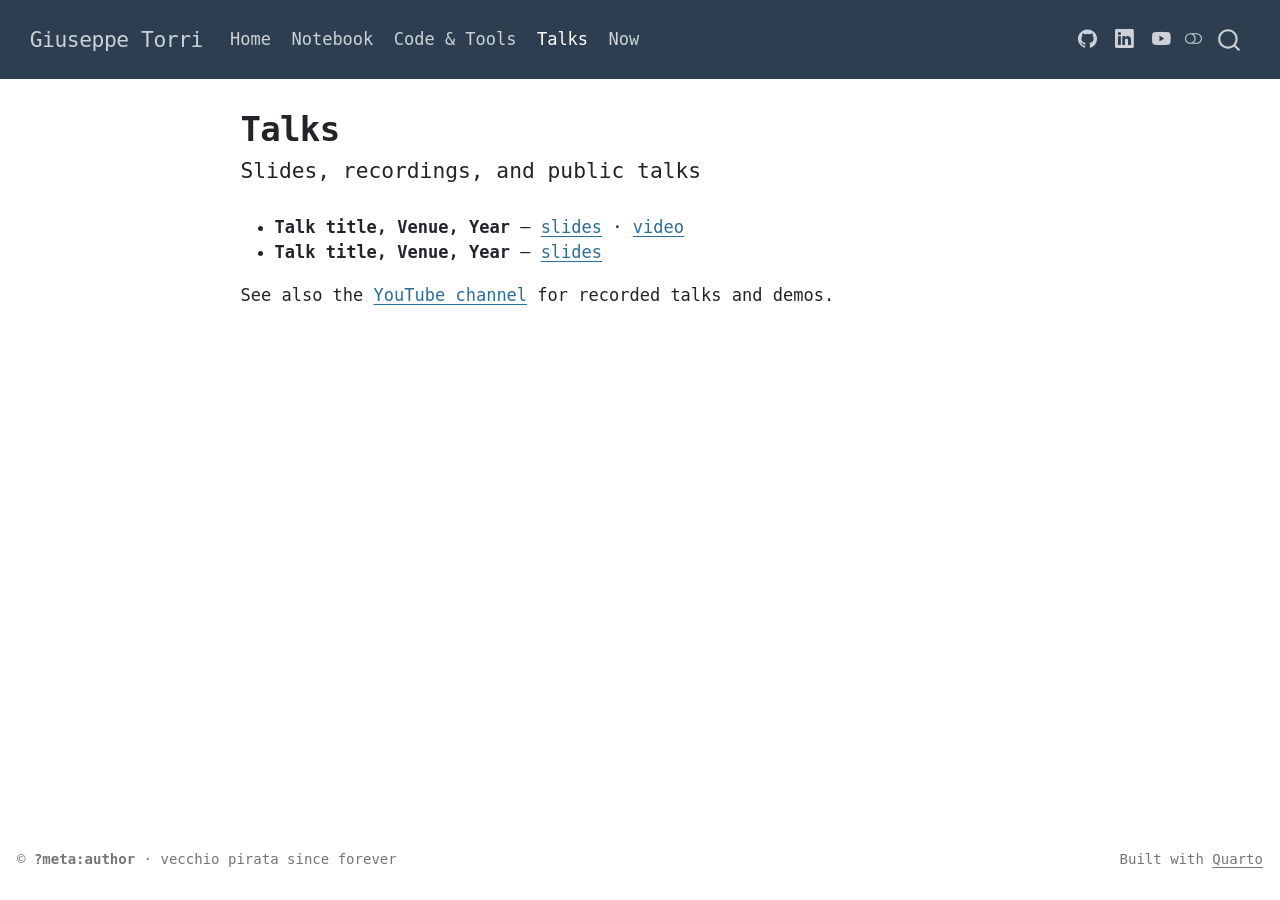
<file: docs/talks.html>
<!DOCTYPE html>
<html xmlns="http://www.w3.org/1999/xhtml" lang="en" xml:lang="en"><head>

<meta charset="utf-8">
<meta name="generator" content="quarto-1.10.18">

<meta name="viewport" content="width=device-width, initial-scale=1.0, user-scalable=yes">


<title>Talks – Giuseppe Torri</title>
<style>
/* Default styles provided by pandoc.
** See https://pandoc.org/MANUAL.html#variables-for-html for config info.
*/
span.smallcaps{font-variant: small-caps;}
div.columns{display: flex; gap: 1.5em;}
div.column{flex: auto;}
@media screen {
div.columns{gap: min(4vw, 1.5em);}
div.column{overflow-x: auto;}
}
div.hanging-indent{margin-left: 1.5em; text-indent: -1.5em;}
ul.task-list{list-style: none;}
ul.task-list li input[type="checkbox"] {
  width: 0.8em;
  margin: 0 0.8em 0.2em -1em; /* quarto-specific, see https://github.com/quarto-dev/quarto-cli/issues/4556 */ 
  vertical-align: middle;
}
</style>


<script src="site_libs/quarto-nav/quarto-nav.js"></script>
<script src="site_libs/quarto-nav/headroom.min.js"></script>
<script src="site_libs/clipboard/clipboard.min.js"></script>
<script src="site_libs/quarto-search/autocomplete.umd.js"></script>
<script src="site_libs/quarto-search/fuse.min.js"></script>
<script src="site_libs/quarto-search/quarto-search.js"></script>
<meta name="quarto:offset" content="./">
<script src="site_libs/quarto-html/quarto.js" type="module"></script>
<script src="site_libs/quarto-html/tabsets/tabsets.js" type="module"></script>
<script src="site_libs/quarto-html/popper.min.js"></script>
<script src="site_libs/quarto-html/tippy.umd.min.js"></script>
<script src="site_libs/quarto-html/anchor.min.js"></script>
<link href="site_libs/quarto-html/tippy.css" rel="stylesheet">
<link href="site_libs/quarto-html/quarto-syntax-highlighting-66beee71ec74b20302a69fdd41e3e12d.css" rel="stylesheet" class="quarto-color-scheme" id="quarto-text-highlighting-styles">
<link href="site_libs/quarto-html/quarto-syntax-highlighting-dark-f4358029204d222ba43077c65a6645b0.css" rel="stylesheet" class="quarto-color-scheme quarto-color-alternate" id="quarto-text-highlighting-styles">
<link href="site_libs/quarto-html/quarto-syntax-highlighting-66beee71ec74b20302a69fdd41e3e12d.css" rel="stylesheet" class="quarto-color-scheme-extra" id="quarto-text-highlighting-styles">
<script src="site_libs/bootstrap/bootstrap.min.js"></script>
<link href="site_libs/bootstrap/bootstrap-icons.css" rel="stylesheet">
<link href="site_libs/bootstrap/bootstrap-24e9ccdbee3c882b10d58a7c13ed45d8.min.css" rel="stylesheet" append-hash="true" class="quarto-color-scheme" id="quarto-bootstrap" data-mode="light">
<link href="site_libs/bootstrap/bootstrap-dark-c8458af37c61f609abc9eca6ab91d4de.min.css" rel="stylesheet" append-hash="true" class="quarto-color-scheme quarto-color-alternate" id="quarto-bootstrap" data-mode="dark">
<link href="site_libs/bootstrap/bootstrap-24e9ccdbee3c882b10d58a7c13ed45d8.min.css" rel="stylesheet" append-hash="true" class="quarto-color-scheme-extra" id="quarto-bootstrap" data-mode="light">
<script id="quarto-search-options" type="application/json">{
  "location": "navbar",
  "copy-button": false,
  "collapse-after": 3,
  "panel-placement": "end",
  "type": "overlay",
  "limit": 50,
  "keyboard-shortcut": [
    "f",
    "/",
    "s"
  ],
  "show-item-context": false,
  "language": {
    "search-no-results-text": "No results",
    "search-matching-documents-text": "matching documents",
    "search-copy-link-title": "Copy link to search",
    "search-hide-matches-text": "Hide additional matches",
    "search-more-match-text": "more match in this document",
    "search-more-matches-text": "more matches in this document",
    "search-clear-button-title": "Clear",
    "search-text-placeholder": "",
    "search-detached-cancel-button-title": "Cancel",
    "search-submit-button-title": "Submit",
    "search-label": "Search"
  }
}</script>


<link rel="stylesheet" href="styles.css">
</head>

<body class="nav-fixed fullcontent quarto-light"><script id="quarto-html-before-body" type="application/javascript">
    const toggleBodyColorMode = (bsSheetEl) => {
      const mode = bsSheetEl.getAttribute("data-mode");
      const bodyEl = window.document.querySelector("body");
      if (mode === "dark") {
        bodyEl.classList.add("quarto-dark");
        bodyEl.classList.remove("quarto-light");
      } else {
        bodyEl.classList.add("quarto-light");
        bodyEl.classList.remove("quarto-dark");
      }
    }
    const toggleBodyColorPrimary = () => {
      const bsSheetEl = window.document.querySelector("link#quarto-bootstrap:not([rel=disabled-stylesheet])");
      if (bsSheetEl) {
        toggleBodyColorMode(bsSheetEl);
      }
    }
    const setColorSchemeToggle = (alternate) => {
      const toggles = window.document.querySelectorAll('.quarto-color-scheme-toggle');
      for (let i=0; i < toggles.length; i++) {
        const toggle = toggles[i];
        if (toggle) {
          if (alternate) {
            toggle.classList.add("alternate");
          } else {
            toggle.classList.remove("alternate");
          }
        }
      }
    };
    const toggleColorMode = (alternate) => {
      // Switch the stylesheets
      const primaryStylesheets = window.document.querySelectorAll('link.quarto-color-scheme:not(.quarto-color-alternate)');
      const alternateStylesheets = window.document.querySelectorAll('link.quarto-color-scheme.quarto-color-alternate');
      manageTransitions('#quarto-margin-sidebar .nav-link', false);
      if (alternate) {
        // note: dark is layered on light, we don't disable primary!
        enableStylesheet(alternateStylesheets);
        for (const sheetNode of alternateStylesheets) {
          if (sheetNode.id === "quarto-bootstrap") {
            toggleBodyColorMode(sheetNode);
          }
        }
      } else {
        disableStylesheet(alternateStylesheets);
        enableStylesheet(primaryStylesheets)
        toggleBodyColorPrimary();
      }
      manageTransitions('#quarto-margin-sidebar .nav-link', true);
      // Switch the toggles
      setColorSchemeToggle(alternate)
      // Hack to workaround the fact that safari doesn't
      // properly recolor the scrollbar when toggling (#1455)
      if (navigator.userAgent.indexOf('Safari') > 0 && navigator.userAgent.indexOf('Chrome') == -1) {
        manageTransitions("body", false);
        window.scrollTo(0, 1);
        setTimeout(() => {
          window.scrollTo(0, 0);
          manageTransitions("body", true);
        }, 40);
      }
    }
    const disableStylesheet = (stylesheets) => {
      for (let i=0; i < stylesheets.length; i++) {
        const stylesheet = stylesheets[i];
        stylesheet.rel = 'disabled-stylesheet';
      }
    }
    const enableStylesheet = (stylesheets) => {
      for (let i=0; i < stylesheets.length; i++) {
        const stylesheet = stylesheets[i];
        if(stylesheet.rel !== 'stylesheet') { // for Chrome, which will still FOUC without this check
          stylesheet.rel = 'stylesheet';
        }
      }
    }
    const manageTransitions = (selector, allowTransitions) => {
      const els = window.document.querySelectorAll(selector);
      for (let i=0; i < els.length; i++) {
        const el = els[i];
        if (allowTransitions) {
          el.classList.remove('notransition');
        } else {
          el.classList.add('notransition');
        }
      }
    }
    const isFileUrl = () => {
      return window.location.protocol === 'file:';
    }
    const hasAlternateSentinel = () => {
      let styleSentinel = getColorSchemeSentinel();
      if (styleSentinel !== null) {
        return styleSentinel === "alternate";
      } else {
        return false;
      }
    }
    const setStyleSentinel = (alternate) => {
      const value = alternate ? "alternate" : "default";
      if (!isFileUrl()) {
        window.localStorage.setItem("quarto-color-scheme", value);
      } else {
        localAlternateSentinel = value;
      }
    }
    const getColorSchemeSentinel = () => {
      if (!isFileUrl()) {
        const storageValue = window.localStorage.getItem("quarto-color-scheme");
        return storageValue != null ? storageValue : localAlternateSentinel;
      } else {
        return localAlternateSentinel;
      }
    }
    const toggleGiscusIfUsed = (isAlternate, darkModeDefault) => {
      const baseTheme = document.querySelector('#giscus-base-theme')?.value ?? 'light';
      const alternateTheme = document.querySelector('#giscus-alt-theme')?.value ?? 'dark';
      let newTheme = '';
      if(authorPrefersDark) {
        newTheme = isAlternate ? baseTheme : alternateTheme;
      } else {
        newTheme = isAlternate ? alternateTheme : baseTheme;
      }
      const changeGiscusTheme = () => {
        // From: https://github.com/giscus/giscus/issues/336
        const sendMessage = (message) => {
          const iframe = document.querySelector('iframe.giscus-frame');
          if (!iframe) return;
          iframe.contentWindow.postMessage({ giscus: message }, 'https://giscus.app');
        }
        sendMessage({
          setConfig: {
            theme: newTheme
          }
        });
      }
      const isGiscussLoaded = window.document.querySelector('iframe.giscus-frame') !== null;
      if (isGiscussLoaded) {
        changeGiscusTheme();
      }
    };
    const authorPrefersDark = false;
    const darkModeDefault = authorPrefersDark;
      document.querySelector('link#quarto-text-highlighting-styles.quarto-color-scheme-extra').rel = 'disabled-stylesheet';
      document.querySelector('link#quarto-bootstrap.quarto-color-scheme-extra').rel = 'disabled-stylesheet';
    let localAlternateSentinel = darkModeDefault ? 'alternate' : 'default';
    // Dark / light mode switch
    window.quartoToggleColorScheme = () => {
      // Read the current dark / light value
      let toAlternate = !hasAlternateSentinel();
      toggleColorMode(toAlternate);
      setStyleSentinel(toAlternate);
      toggleGiscusIfUsed(toAlternate, darkModeDefault);
      window.dispatchEvent(new Event('resize'));
    };
    // Switch to dark mode if need be
    if (hasAlternateSentinel()) {
      toggleColorMode(true);
    } else {
      toggleColorMode(false);
    }
  </script>

<div id="quarto-search-results"></div>
  <header id="quarto-header" class="headroom fixed-top">
    <nav class="navbar navbar-expand-lg " data-bs-theme="dark">
      <div class="navbar-container container-fluid">
      <div class="navbar-brand-container mx-auto">
    <a class="navbar-brand" href="./index.html">
    <span class="navbar-title">Giuseppe Torri</span>
    </a>
  </div>
            <div id="quarto-search" class="" title="Search"></div>
          <button class="navbar-toggler" type="button" data-bs-toggle="collapse" data-bs-target="#navbarCollapse" aria-controls="navbarCollapse" role="menu" aria-expanded="false" aria-label="Toggle navigation" onclick="if (window.quartoToggleHeadroom) { window.quartoToggleHeadroom(); }">
  <span class="navbar-toggler-icon"></span>
</button>
          <div class="collapse navbar-collapse" id="navbarCollapse">
            <ul class="navbar-nav navbar-nav-scroll me-auto">
  <li class="nav-item">
    <a class="nav-link" href="./index.html"> 
<span class="menu-text">Home</span></a>
  </li>  
  <li class="nav-item">
    <a class="nav-link" href="./notebook.html"> 
<span class="menu-text">Notebook</span></a>
  </li>  
  <li class="nav-item">
    <a class="nav-link" href="./code.html"> 
<span class="menu-text">Code &amp; Tools</span></a>
  </li>  
  <li class="nav-item">
    <a class="nav-link active" href="./talks.html" aria-current="page"> 
<span class="menu-text">Talks</span></a>
  </li>  
  <li class="nav-item">
    <a class="nav-link" href="./now.html"> 
<span class="menu-text">Now</span></a>
  </li>  
</ul>
            <ul class="navbar-nav navbar-nav-scroll ms-auto">
  <li class="nav-item compact">
    <a class="nav-link" href="https://github.com/gtorri"> <i class="bi bi-github" role="img">
</i> 
<span class="menu-text"></span></a>
  </li>  
  <li class="nav-item compact">
    <a class="nav-link" href="https://www.linkedin.com/in/gtorri/"> <i class="bi bi-linkedin" role="img">
</i> 
<span class="menu-text"></span></a>
  </li>  
  <li class="nav-item compact">
    <a class="nav-link" href="https://www.youtube.com/@gtorri"> <i class="bi bi-youtube" role="img">
</i> 
<span class="menu-text"></span></a>
  </li>  
</ul>
          </div> <!-- /navcollapse -->
            <div class="quarto-navbar-tools">
  <a href="" class="quarto-color-scheme-toggle quarto-navigation-tool  px-1" onclick="window.quartoToggleColorScheme(); return false;" title="Toggle dark mode"><i class="bi"></i></a>
</div>
      </div> <!-- /container-fluid -->
    </nav>
</header>
<!-- content -->
<div id="quarto-content" class="quarto-container page-columns page-rows-contents page-layout-article page-navbar">
<!-- sidebar -->
<!-- margin-sidebar -->
    
<!-- main -->
<main class="content" id="quarto-document-content">


<header id="title-block-header" class="quarto-title-block default">
<div class="quarto-title">
<h1 class="title">Talks</h1>
<p class="subtitle lead">Slides, recordings, and public talks</p>
</div>



<div class="quarto-title-meta">

    
  
    
  </div>
  


</header>


<ul>
<li><strong>Talk title, Venue, Year</strong> — <a href="#">slides</a> · <a href="#">video</a></li>
<li><strong>Talk title, Venue, Year</strong> — <a href="#">slides</a></li>
</ul>
<p>See also the <a href="https://www.youtube.com/@gtorri">YouTube channel</a> for recorded talks and demos.</p>



</main> <!-- /main -->
<script id="quarto-html-after-body" type="application/javascript">
  window.document.addEventListener("DOMContentLoaded", function (event) {
    // Ensure there is a toggle, if there isn't float one in the top right
    if (window.document.querySelector('.quarto-color-scheme-toggle') === null) {
      const a = window.document.createElement('a');
      a.classList.add('top-right');
      a.classList.add('quarto-color-scheme-toggle');
      a.href = "";
      a.onclick = function() { try { window.quartoToggleColorScheme(); } catch {} return false; };
      const i = window.document.createElement("i");
      i.classList.add('bi');
      a.appendChild(i);
      window.document.body.appendChild(a);
    }
    setColorSchemeToggle(hasAlternateSentinel())
    const icon = "";
    const anchorJS = new window.AnchorJS();
    anchorJS.options = {
      placement: 'right',
      icon: icon
    };
    anchorJS.add('.anchored');
    const isCodeAnnotation = (el) => {
      for (const clz of el.classList) {
        if (clz.startsWith('code-annotation-')) {                     
          return true;
        }
      }
      return false;
    }
    const onCopySuccess = function(e) {
      // button target
      const button = e.trigger;
      // don't keep focus
      button.blur();
      // flash "checked"
      button.classList.add('code-copy-button-checked');
      var currentTitle = button.getAttribute("title");
      button.setAttribute("title", "Copied!");
      let tooltip;
      if (window.bootstrap) {
        button.setAttribute("data-bs-toggle", "tooltip");
        button.setAttribute("data-bs-placement", "left");
        button.setAttribute("data-bs-title", "Copied!");
        tooltip = new bootstrap.Tooltip(button, 
          { trigger: "manual", 
            customClass: "code-copy-button-tooltip",
            offset: [0, -8]});
        tooltip.show();    
      }
      setTimeout(function() {
        if (tooltip) {
          tooltip.hide();
          button.removeAttribute("data-bs-title");
          button.removeAttribute("data-bs-toggle");
          button.removeAttribute("data-bs-placement");
        }
        button.setAttribute("title", currentTitle);
        button.classList.remove('code-copy-button-checked');
      }, 1000);
      // clear code selection
      e.clearSelection();
    }
    const getTextToCopy = function(trigger) {
      const outerScaffold = trigger.parentElement.cloneNode(true);
      const codeEl = outerScaffold.querySelector('code');
      for (const childEl of codeEl.children) {
        if (isCodeAnnotation(childEl)) {
          childEl.remove();
        }
      }
      return codeEl.innerText;
    }
    const clipboard = new window.ClipboardJS('.code-copy-button:not([data-in-quarto-modal])', {
      text: getTextToCopy
    });
    clipboard.on('success', onCopySuccess);
    if (window.document.getElementById('quarto-embedded-source-code-modal')) {
      const clipboardModal = new window.ClipboardJS('.code-copy-button[data-in-quarto-modal]', {
        text: getTextToCopy,
        container: window.document.getElementById('quarto-embedded-source-code-modal')
      });
      clipboardModal.on('success', onCopySuccess);
    }
      var localhostRegex = new RegExp(/^(?:http|https):\/\/localhost\:?[0-9]*\//);
      var mailtoRegex = new RegExp(/^mailto:/);
        var filterRegex = new RegExp("https:\/\/gtorri\.github\.io");
      var isInternal = (href) => {
          return filterRegex.test(href) || localhostRegex.test(href) || mailtoRegex.test(href);
      }
      // Inspect non-navigation links and adorn them if external
     var links = window.document.querySelectorAll('a[href]:not(.nav-link):not(.navbar-brand):not(.toc-action):not(.sidebar-link):not(.sidebar-item-toggle):not(.pagination-link):not(.no-external):not([aria-hidden]):not(.dropdown-item):not(.quarto-navigation-tool):not(.about-link)');
      for (var i=0; i<links.length; i++) {
        const link = links[i];
        if (!isInternal(link.href)) {
          // undo the damage that might have been done by quarto-nav.js in the case of
          // links that we want to consider external
          if (link.dataset.originalHref !== undefined) {
            link.href = link.dataset.originalHref;
          }
        }
      }
    function tippyHover(el, contentFn, onTriggerFn, onUntriggerFn) {
      const config = {
        allowHTML: true,
        maxWidth: 500,
        delay: 100,
        arrow: false,
        appendTo: function(el) {
            return el.parentElement;
        },
        interactive: true,
        interactiveBorder: 10,
        theme: 'quarto',
        placement: 'bottom-start',
      };
      if (contentFn) {
        config.content = contentFn;
      }
      if (onTriggerFn) {
        config.onTrigger = onTriggerFn;
      }
      if (onUntriggerFn) {
        config.onUntrigger = onUntriggerFn;
      }
      window.tippy(el, config); 
    }
    const noterefs = window.document.querySelectorAll('a[role="doc-noteref"]');
    for (var i=0; i<noterefs.length; i++) {
      const ref = noterefs[i];
      tippyHover(ref, function() {
        // use id or data attribute instead here
        let href = ref.getAttribute('data-footnote-href') || ref.getAttribute('href');
        try { href = new URL(href).hash; } catch {}
        const id = href.replace(/^#\/?/, "");
        const note = window.document.getElementById(id);
        if (note) {
          return note.innerHTML;
        } else {
          return "";
        }
      });
    }
    const xrefs = window.document.querySelectorAll('a.quarto-xref');
    const processXRef = (id, note) => {
      // Strip column container classes
      const stripColumnClz = (el) => {
        el.classList.remove("page-full", "page-columns");
        if (el.children) {
          for (const child of el.children) {
            stripColumnClz(child);
          }
        }
      }
      stripColumnClz(note)
      if (id === null || id.startsWith('sec-')) {
        // Special case sections, only their first couple elements
        const container = document.createElement("div");
        if (note.children && note.children.length > 2) {
          container.appendChild(note.children[0].cloneNode(true));
          for (let i = 1; i < note.children.length; i++) {
            const child = note.children[i];
            if (child.tagName === "P" && child.innerText === "") {
              continue;
            } else {
              container.appendChild(child.cloneNode(true));
              break;
            }
          }
          if (window.Quarto?.typesetMath) {
            window.Quarto.typesetMath(container);
          }
          return container.innerHTML
        } else {
          if (window.Quarto?.typesetMath) {
            window.Quarto.typesetMath(note);
          }
          return note.innerHTML;
        }
      } else {
        // Remove any anchor links if they are present
        const anchorLink = note.querySelector('a.anchorjs-link');
        if (anchorLink) {
          anchorLink.remove();
        }
        if (window.Quarto?.typesetMath) {
          window.Quarto.typesetMath(note);
        }
        if (note.classList.contains("callout")) {
          return note.outerHTML;
        } else {
          return note.innerHTML;
        }
      }
    }
    for (var i=0; i<xrefs.length; i++) {
      const xref = xrefs[i];
      tippyHover(xref, undefined, function(instance) {
        instance.disable();
        let url = xref.getAttribute('href');
        let hash = undefined; 
        if (url.startsWith('#')) {
          hash = url;
        } else {
          try { hash = new URL(url).hash; } catch {}
        }
        if (hash) {
          const id = hash.replace(/^#\/?/, "");
          const note = window.document.getElementById(id);
          if (note !== null) {
            try {
              const html = processXRef(id, note.cloneNode(true));
              instance.setContent(html);
            } finally {
              instance.enable();
              instance.show();
            }
          } else {
            // See if we can fetch this
            fetch(url.split('#')[0])
            .then(res => res.text())
            .then(html => {
              const parser = new DOMParser();
              const htmlDoc = parser.parseFromString(html, "text/html");
              const note = htmlDoc.getElementById(id);
              if (note !== null) {
                const html = processXRef(id, note);
                instance.setContent(html);
              } 
            }).finally(() => {
              instance.enable();
              instance.show();
            });
          }
        } else {
          // See if we can fetch a full url (with no hash to target)
          // This is a special case and we should probably do some content thinning / targeting
          fetch(url)
          .then(res => res.text())
          .then(html => {
            const parser = new DOMParser();
            const htmlDoc = parser.parseFromString(html, "text/html");
            const note = htmlDoc.querySelector('main.content');
            if (note !== null) {
              // This should only happen for chapter cross references
              // (since there is no id in the URL)
              // remove the first header
              if (note.children.length > 0 && note.children[0].tagName === "HEADER") {
                note.children[0].remove();
              }
              const html = processXRef(null, note);
              instance.setContent(html);
            } 
          }).finally(() => {
            instance.enable();
            instance.show();
          });
        }
      }, function(instance) {
      });
    }
        let selectedAnnoteEl;
        const selectorForAnnotation = ( cell, annotation) => {
          let cellAttr = 'data-code-cell="' + cell + '"';
          let lineAttr = 'data-code-annotation="' +  annotation + '"';
          const selector = 'span[' + cellAttr + '][' + lineAttr + ']';
          return selector;
        }
        const selectCodeLines = (annoteEl) => {
          const doc = window.document;
          const targetCell = annoteEl.getAttribute("data-target-cell");
          const targetAnnotation = annoteEl.getAttribute("data-target-annotation");
          const annoteSpan = window.document.querySelector(selectorForAnnotation(targetCell, targetAnnotation));
          const lines = annoteSpan.getAttribute("data-code-lines").split(",");
          const lineIds = lines.map((line) => {
            return targetCell + "-" + line;
          })
          let top = null;
          let height = null;
          let parent = null;
          if (lineIds.length > 0) {
              //compute the position of the single el (top and bottom and make a div)
              const el = window.document.getElementById(lineIds[0]);
              top = el.offsetTop;
              height = el.offsetHeight;
              parent = el.parentElement.parentElement;
            if (lineIds.length > 1) {
              const lastEl = window.document.getElementById(lineIds[lineIds.length - 1]);
              const bottom = lastEl.offsetTop + lastEl.offsetHeight;
              height = bottom - top;
            }
            if (top !== null && height !== null && parent !== null) {
              // cook up a div (if necessary) and position it 
              let div = window.document.getElementById("code-annotation-line-highlight");
              if (div === null) {
                div = window.document.createElement("div");
                div.setAttribute("id", "code-annotation-line-highlight");
                div.style.position = 'absolute';
                parent.appendChild(div);
              }
              div.style.top = top - 2 + "px";
              div.style.height = height + 4 + "px";
              div.style.left = 0;
              let gutterDiv = window.document.getElementById("code-annotation-line-highlight-gutter");
              if (gutterDiv === null) {
                gutterDiv = window.document.createElement("div");
                gutterDiv.setAttribute("id", "code-annotation-line-highlight-gutter");
                gutterDiv.style.position = 'absolute';
                const codeCell = window.document.getElementById(targetCell);
                const gutter = codeCell.querySelector('.code-annotation-gutter');
                gutter.appendChild(gutterDiv);
              }
              gutterDiv.style.top = top - 2 + "px";
              gutterDiv.style.height = height + 4 + "px";
            }
            selectedAnnoteEl = annoteEl;
          }
        };
        const unselectCodeLines = () => {
          const elementsIds = ["code-annotation-line-highlight", "code-annotation-line-highlight-gutter"];
          elementsIds.forEach((elId) => {
            const div = window.document.getElementById(elId);
            if (div) {
              div.remove();
            }
          });
          selectedAnnoteEl = undefined;
        };
          // Handle positioning of the toggle
      window.addEventListener(
        "resize",
        throttle(() => {
          elRect = undefined;
          if (selectedAnnoteEl) {
            selectCodeLines(selectedAnnoteEl);
          }
        }, 10)
      );
      function throttle(fn, ms) {
      let throttle = false;
      let timer;
        return (...args) => {
          if(!throttle) { // first call gets through
              fn.apply(this, args);
              throttle = true;
          } else { // all the others get throttled
              if(timer) clearTimeout(timer); // cancel #2
              timer = setTimeout(() => {
                fn.apply(this, args);
                timer = throttle = false;
              }, ms);
          }
        };
      }
        // Attach click handler to the DT
        const annoteDls = window.document.querySelectorAll('dt[data-target-cell]');
        for (const annoteDlNode of annoteDls) {
          annoteDlNode.addEventListener('click', (event) => {
            const clickedEl = event.target;
            if (clickedEl !== selectedAnnoteEl) {
              unselectCodeLines();
              const activeEl = window.document.querySelector('dt[data-target-cell].code-annotation-active');
              if (activeEl) {
                activeEl.classList.remove('code-annotation-active');
              }
              selectCodeLines(clickedEl);
              clickedEl.classList.add('code-annotation-active');
            } else {
              // Unselect the line
              unselectCodeLines();
              clickedEl.classList.remove('code-annotation-active');
            }
          });
        }
    const findCites = (el) => {
      const parentEl = el.parentElement;
      if (parentEl) {
        const cites = parentEl.dataset.cites;
        if (cites) {
          return {
            el,
            cites: cites.split(' ')
          };
        } else {
          return findCites(el.parentElement)
        }
      } else {
        return undefined;
      }
    };
    var bibliorefs = window.document.querySelectorAll('a[role="doc-biblioref"]');
    for (var i=0; i<bibliorefs.length; i++) {
      const ref = bibliorefs[i];
      const citeInfo = findCites(ref);
      if (citeInfo) {
        tippyHover(citeInfo.el, function() {
          var popup = window.document.createElement('div');
          citeInfo.cites.forEach(function(cite) {
            var citeDiv = window.document.createElement('div');
            citeDiv.classList.add('hanging-indent');
            citeDiv.classList.add('csl-entry');
            var biblioDiv = window.document.getElementById('ref-' + cite);
            if (biblioDiv) {
              citeDiv.innerHTML = biblioDiv.innerHTML;
            }
            popup.appendChild(citeDiv);
          });
          return popup.innerHTML;
        });
      }
    }
  });
  </script>
</div> <!-- /content -->
<footer class="footer">
  <div class="nav-footer">
    <div class="nav-footer-left">
<p>© <strong>?meta:author</strong> · vecchio pirata since forever</p>
</div>   
    <div class="nav-footer-center">
      &nbsp;
    </div>
    <div class="nav-footer-right">
<p>Built with <a href="https://quarto.org">Quarto</a></p>
</div>
  </div>
</footer>




</body></html>
</file>
<file: docs/site_libs/quarto-html/tippy.css>
.tippy-box[data-animation=fade][data-state=hidden]{opacity:0}[data-tippy-root]{max-width:calc(100vw - 10px)}.tippy-box{position:relative;background-color:#333;color:#fff;border-radius:4px;font-size:14px;line-height:1.4;white-space:normal;outline:0;transition-property:transform,visibility,opacity}.tippy-box[data-placement^=top]>.tippy-arrow{bottom:0}.tippy-box[data-placement^=top]>.tippy-arrow:before{bottom:-7px;left:0;border-width:8px 8px 0;border-top-color:initial;transform-origin:center top}.tippy-box[data-placement^=bottom]>.tippy-arrow{top:0}.tippy-box[data-placement^=bottom]>.tippy-arrow:before{top:-7px;left:0;border-width:0 8px 8px;border-bottom-color:initial;transform-origin:center bottom}.tippy-box[data-placement^=left]>.tippy-arrow{right:0}.tippy-box[data-placement^=left]>.tippy-arrow:before{border-width:8px 0 8px 8px;border-left-color:initial;right:-7px;transform-origin:center left}.tippy-box[data-placement^=right]>.tippy-arrow{left:0}.tippy-box[data-placement^=right]>.tippy-arrow:before{left:-7px;border-width:8px 8px 8px 0;border-right-color:initial;transform-origin:center right}.tippy-box[data-inertia][data-state=visible]{transition-timing-function:cubic-bezier(.54,1.5,.38,1.11)}.tippy-arrow{width:16px;height:16px;color:#333}.tippy-arrow:before{content:"";position:absolute;border-color:transparent;border-style:solid}.tippy-content{position:relative;padding:5px 9px;z-index:1}
</file>
<file: docs/site_libs/quarto-html/quarto-syntax-highlighting-66beee71ec74b20302a69fdd41e3e12d.css>
/* quarto syntax highlight colors */
:root {
  --quarto-hl-al-color: #ff5555;
  --quarto-hl-an-color: #6a737d;
  --quarto-hl-at-color: #d73a49;
  --quarto-hl-bn-color: #005cc5;
  --quarto-hl-bu-color: #d73a49;
  --quarto-hl-ch-color: #032f62;
  --quarto-hl-co-color: #6a737d;
  --quarto-hl-cv-color: #6a737d;
  --quarto-hl-cn-color: #005cc5;
  --quarto-hl-cf-color: #d73a49;
  --quarto-hl-dt-color: #d73a49;
  --quarto-hl-dv-color: #005cc5;
  --quarto-hl-do-color: #6a737d;
  --quarto-hl-er-color: #ff5555;
  --quarto-hl-ex-color: #d73a49;
  --quarto-hl-fl-color: #005cc5;
  --quarto-hl-fu-color: #6f42c1;
  --quarto-hl-im-color: #032f62;
  --quarto-hl-in-color: #6a737d;
  --quarto-hl-kw-color: #d73a49;
  --quarto-hl-op-color: #24292e;
  --quarto-hl-pp-color: #d73a49;
  --quarto-hl-re-color: #6a737d;
  --quarto-hl-sc-color: #005cc5;
  --quarto-hl-ss-color: #032f62;
  --quarto-hl-st-color: #032f62;
  --quarto-hl-va-color: #e36209;
  --quarto-hl-vs-color: #032f62;
  --quarto-hl-wa-color: #ff5555;
}

/* other quarto variables */
:root {
  --quarto-font-monospace: "JetBrains Mono", ui-monospace, "SF Mono", Menlo, Consolas, monospace;
}

/* syntax highlight based on Pandoc's rules */
pre > code.sourceCode > span {
  color: #24292e;
}

code.sourceCode > span {
  color: #24292e;
}

div.sourceCode,
div.sourceCode pre.sourceCode {
  color: #24292e;
}

/* Normal */
code span {
  color: #24292e;
}

/* Alert */
code span.al {
  font-weight: bold;
  color: #ff5555;
}

/* Annotation */
code span.an {
  color: #6a737d;
}

/* Attribute */
code span.at {
  color: #d73a49;
}

/* BaseN */
code span.bn {
  color: #005cc5;
}

/* BuiltIn */
code span.bu {
  color: #d73a49;
}

/* ControlFlow */
code span.cf {
  color: #d73a49;
}

/* Char */
code span.ch {
  color: #032f62;
}

/* Constant */
code span.cn {
  color: #005cc5;
}

/* Comment */
code span.co {
  color: #6a737d;
}

/* CommentVar */
code span.cv {
  color: #6a737d;
}

/* Documentation */
code span.do {
  color: #6a737d;
}

/* DataType */
code span.dt {
  color: #d73a49;
}

/* DecVal */
code span.dv {
  color: #005cc5;
}

/* Error */
code span.er {
  color: #ff5555;
  text-decoration: underline;
}

/* Extension */
code span.ex {
  font-weight: bold;
  color: #d73a49;
}

/* Float */
code span.fl {
  color: #005cc5;
}

/* Function */
code span.fu {
  color: #6f42c1;
}

/* Import */
code span.im {
  color: #032f62;
}

/* Information */
code span.in {
  color: #6a737d;
}

/* Keyword */
code span.kw {
  color: #d73a49;
}

/* Operator */
code span.op {
  color: #24292e;
}

/* Preprocessor */
code span.pp {
  color: #d73a49;
}

/* RegionMarker */
code span.re {
  color: #6a737d;
}

/* SpecialChar */
code span.sc {
  color: #005cc5;
}

/* SpecialString */
code span.ss {
  color: #032f62;
}

/* String */
code span.st {
  color: #032f62;
}

/* Variable */
code span.va {
  color: #e36209;
}

/* VerbatimString */
code span.vs {
  color: #032f62;
}

/* Warning */
code span.wa {
  color: #ff5555;
}

.prevent-inlining {
  content: "</";
}

/*# sourceMappingURL=67bd957f7966820033b7843a86d875ac.css.map */
</file>
<file: docs/site_libs/quarto-html/quarto-syntax-highlighting-dark-f4358029204d222ba43077c65a6645b0.css>
/* quarto syntax highlight colors */
:root {
  --quarto-hl-al-color: #ff5555;
  --quarto-hl-an-color: #6a737d;
  --quarto-hl-at-color: #f97583;
  --quarto-hl-bn-color: #79b8ff;
  --quarto-hl-bu-color: #f97583;
  --quarto-hl-ch-color: #9ecbff;
  --quarto-hl-co-color: #6a737d;
  --quarto-hl-cv-color: #6a737d;
  --quarto-hl-cn-color: #79b8ff;
  --quarto-hl-cf-color: #f97583;
  --quarto-hl-dt-color: #f97583;
  --quarto-hl-dv-color: #79b8ff;
  --quarto-hl-do-color: #6a737d;
  --quarto-hl-er-color: #ff5555;
  --quarto-hl-ex-color: #f97583;
  --quarto-hl-fl-color: #79b8ff;
  --quarto-hl-fu-color: #b392f0;
  --quarto-hl-im-color: #9ecbff;
  --quarto-hl-in-color: #6a737d;
  --quarto-hl-kw-color: #f97583;
  --quarto-hl-op-color: #e1e4e8;
  --quarto-hl-pp-color: #f97583;
  --quarto-hl-re-color: #6a737d;
  --quarto-hl-sc-color: #79b8ff;
  --quarto-hl-ss-color: #9ecbff;
  --quarto-hl-st-color: #9ecbff;
  --quarto-hl-va-color: #ffab70;
  --quarto-hl-vs-color: #9ecbff;
  --quarto-hl-wa-color: #ff5555;
}

/* other quarto variables */
:root {
  --quarto-font-monospace: "JetBrains Mono", ui-monospace, "SF Mono", Menlo, Consolas, monospace;
}

/* syntax highlight based on Pandoc's rules */
pre > code.sourceCode > span {
  color: #e1e4e8;
}

code.sourceCode > span {
  color: #e1e4e8;
}

div.sourceCode,
div.sourceCode pre.sourceCode {
  color: #e1e4e8;
}

/* Normal */
code span {
  color: #e1e4e8;
}

/* Alert */
code span.al {
  font-weight: bold;
  color: #ff5555;
}

/* Annotation */
code span.an {
  color: #6a737d;
}

/* Attribute */
code span.at {
  color: #f97583;
}

/* BaseN */
code span.bn {
  color: #79b8ff;
}

/* BuiltIn */
code span.bu {
  color: #f97583;
}

/* ControlFlow */
code span.cf {
  color: #f97583;
}

/* Char */
code span.ch {
  color: #9ecbff;
}

/* Constant */
code span.cn {
  color: #79b8ff;
}

/* Comment */
code span.co {
  color: #6a737d;
}

/* CommentVar */
code span.cv {
  color: #6a737d;
}

/* Documentation */
code span.do {
  color: #6a737d;
}

/* DataType */
code span.dt {
  color: #f97583;
}

/* DecVal */
code span.dv {
  color: #79b8ff;
}

/* Error */
code span.er {
  color: #ff5555;
  text-decoration: underline;
}

/* Extension */
code span.ex {
  font-weight: bold;
  color: #f97583;
}

/* Float */
code span.fl {
  color: #79b8ff;
}

/* Function */
code span.fu {
  color: #b392f0;
}

/* Import */
code span.im {
  color: #9ecbff;
}

/* Information */
code span.in {
  color: #6a737d;
}

/* Keyword */
code span.kw {
  color: #f97583;
}

/* Operator */
code span.op {
  color: #e1e4e8;
}

/* Preprocessor */
code span.pp {
  color: #f97583;
}

/* RegionMarker */
code span.re {
  color: #6a737d;
}

/* SpecialChar */
code span.sc {
  color: #79b8ff;
}

/* SpecialString */
code span.ss {
  color: #9ecbff;
}

/* String */
code span.st {
  color: #9ecbff;
}

/* Variable */
code span.va {
  color: #ffab70;
}

/* VerbatimString */
code span.vs {
  color: #9ecbff;
}

/* Warning */
code span.wa {
  color: #ff5555;
}

.prevent-inlining {
  content: "</";
}

/*# sourceMappingURL=3d9a4137874ab568cc190a2efd538ad0.css.map */
</file>
<file: docs/styles.css>
/* Small tweaks not worth a full SCSS var; keep this file lean. */
.quarto-listing-category { font-family: monospace; }
</file>
